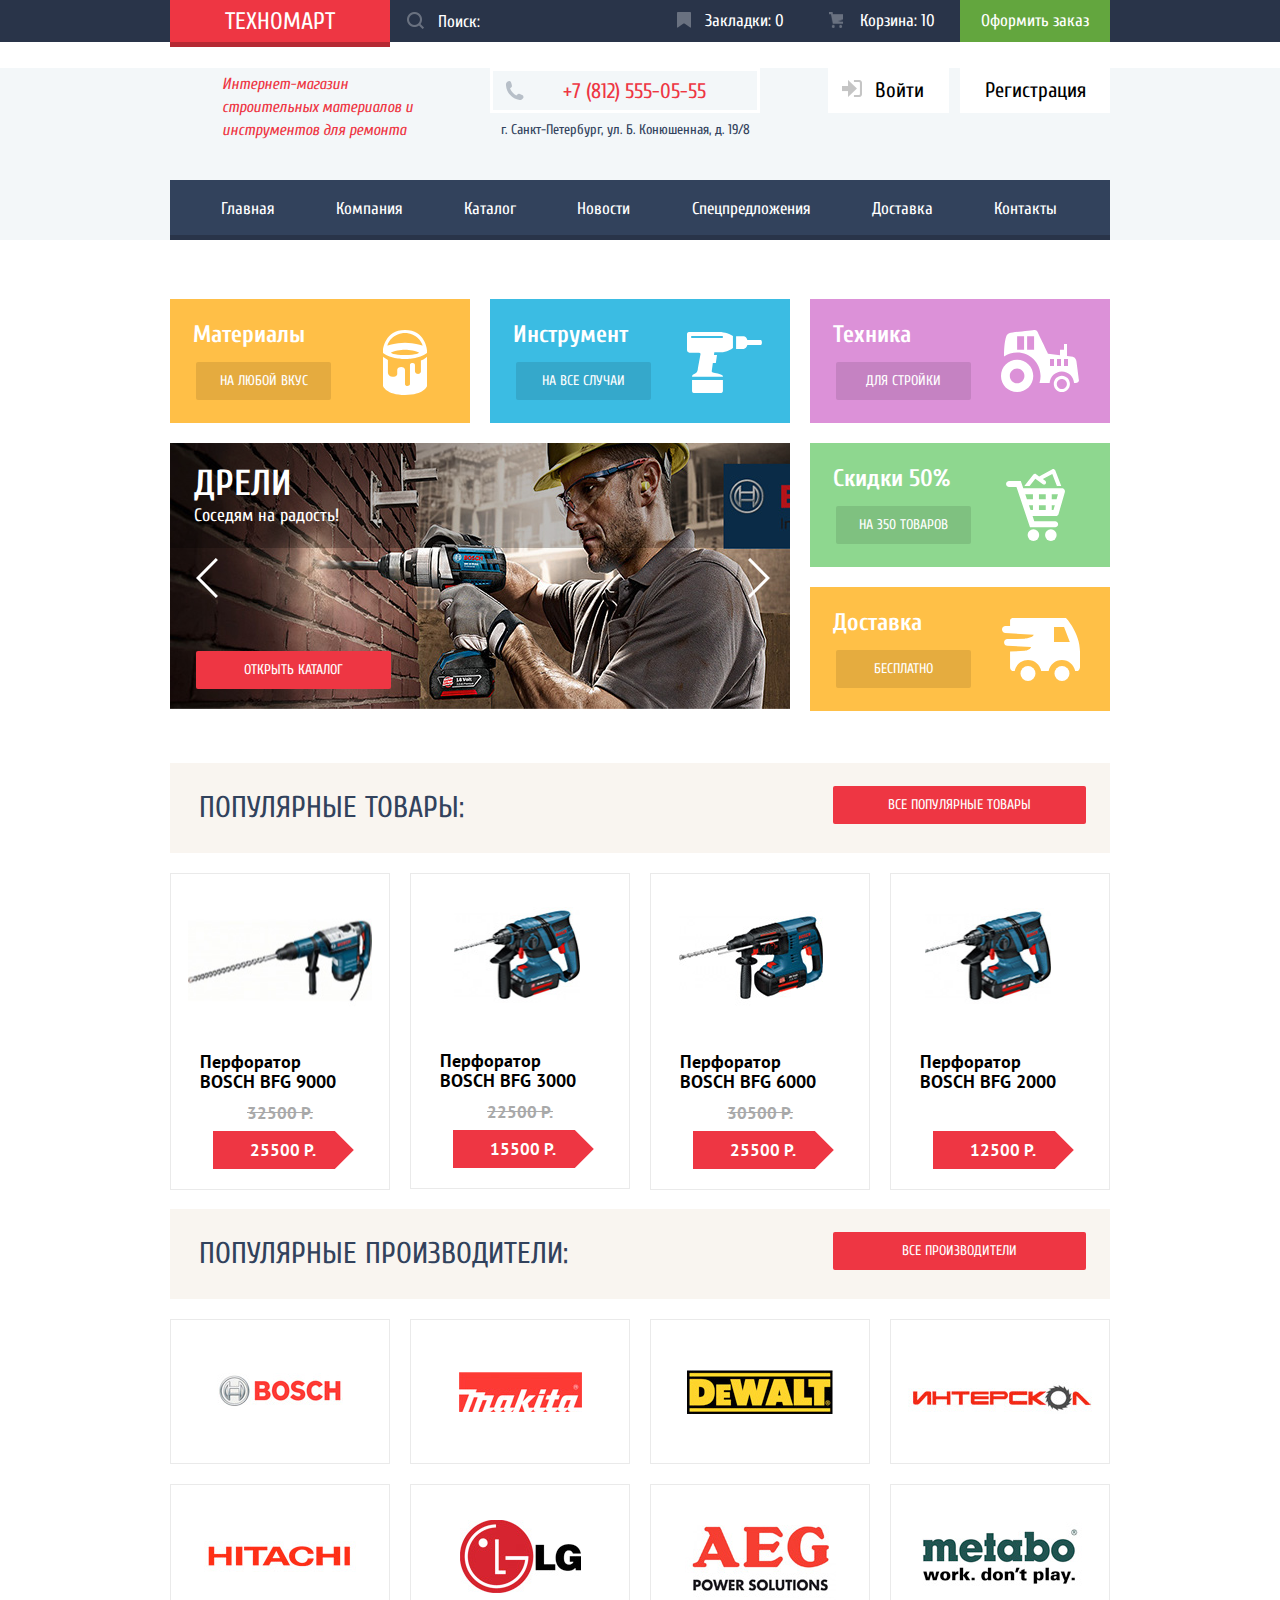
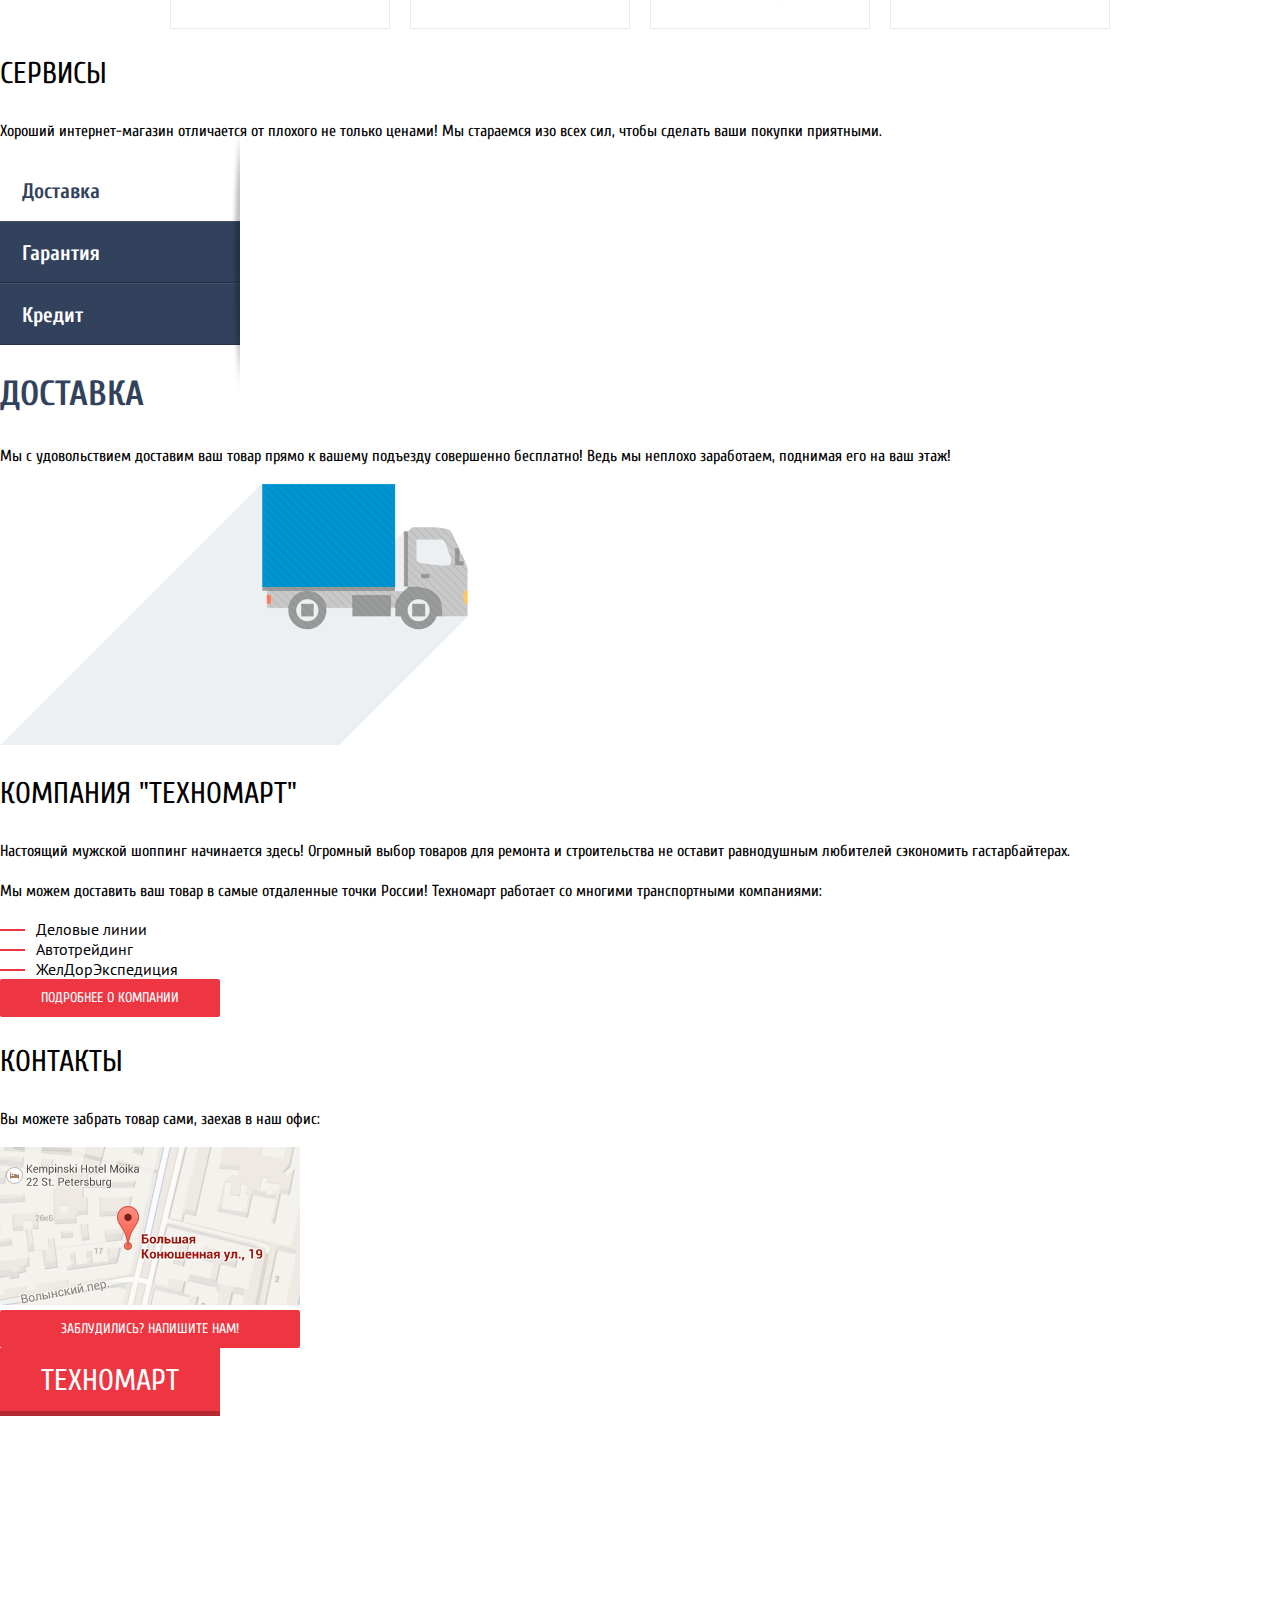
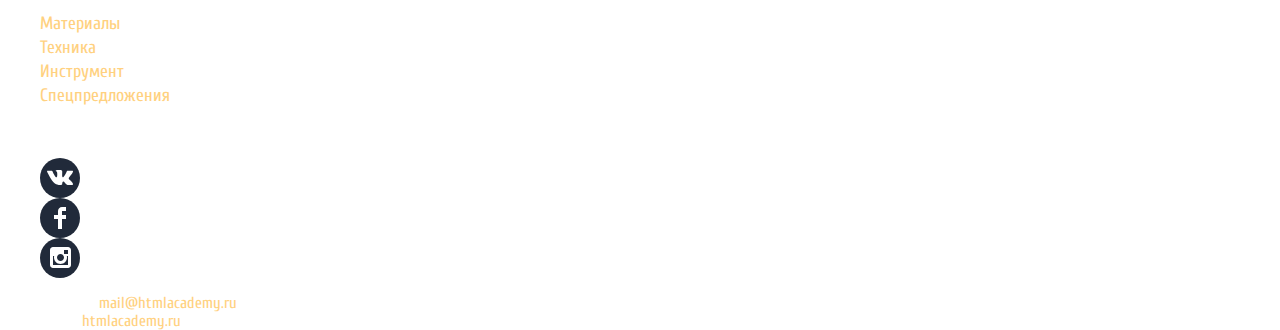
<file: index.html>
<!DOCTYPE html>
<html lang="ru">
<head>
    <meta charset="UTF-8">
    <meta name="viewport" content="width=device-width, initial-scale=1.0">
    <title>TECHNOMART</title>
    <link rel="stylesheet" href="css/normalize.css">
    <link rel="stylesheet" href="css/styles.css">
    <link rel="stylesheet" href="css/main-style.css">
    <link href="https://fonts.googleapis.com/css2?family=Cuprum:ital,wght@0,400;0,700;1,400;1,700&display=swap" rel="stylesheet">
    <link href="https://fonts.googleapis.com/css2?family=PT+Sans:ital,wght@0,400;0,700;1,400;1,700&display=swap" rel="stylesheet">
</head>
<body>
    <!-- HEAD HEAD HEAD -->
    <header class="mainHead">
        <nav class="main-navigation-first">
                <ul>
                    <li><a href="#" class="logoMain">ТЕХНОМАРТ</a></li>
                    <li><input type="search" name="search" id="" placeholder="Поиск:"></li>
                    <li><a href="#">Закладки: 0</a></li>
                    <li><a href="#">Корзина: 10</a></li>
                    <li><a href="#">Оформить заказ</a></li>
                    <!--ЗДЕСЬ ЧЕРЕЗ MAX-WIDTH, WIDTH:100%;, BORDER-BOX-->
                </ul>
        </nav>
        <nav class="main-navigation-second">
                <ul>
                    <li>
                        Интернет-магазин строительных материалов и
                        инструментов для ремонта
                    </li>
                    <li>
                        <div class="phone">+7 (812) 555-05-55</div>
                        <a href="#" class="addres">г. Санкт-Петербург, ул. Б. Конюшенная, д. 19/8</a>
                    </li>
                    <li class="indexPage">
                        <a href="#" class="userName aenter">Войти</a>
                        <a href="#" class="userName alogin">Регистрация</a>
                    </li>
                    <!--ЗДЕСЬ ЧЕРЕЗ MAX-WIDTH, WIDTH:100%;, BORDER-BOX-->
                </ul>
        </nav>
        <nav class="main-navigation-third">
            <ul>
                <li><a href="#">Главная</a></li>
                <li><a href="#">Компания</a></li>
                <li><a href="catalog.html">Каталог</a></li>
                <li><a href="#">Новости</a></li>
                <li><a href="#">Спецпредложения</a></li>
                <li><a href="#">Доставка</a></li>
                <li><a href="#">Контакты</a></li>
            </ul>
        </nav>
    </header>
    <!-- HEAD HEAD HEAD -->


    <main>
        <!-- MINI-CATALOG MINI-CATALOG -->
        <section class="mini-catalog">
            <ul> 
                <ul class="mini-catalog-ul-1">
                <li class="section-catalog">
                    <div class="section-1">
                        <span class="tech">Материалы</span>
                        <a href="#" class="else">На любой вкус</a>
                    </div>
                </li>
                <li class="section-catalog">
                    <div class="section-1">
                        <span class="tech">Инструмент</span>
                        <a href="#" class="else">На все случаи</a>
                    </div>
                </li>
                <li class="li-big">
                    <div class="section-1-big">
                        <span class="tech">ДРЕЛИ</span>
                        <span class="else">Соседям на радость!</span>
                    </div>
                    <div class="button-list">
                        <button><img src="img/icon-left.svg" width="22px" height="40px" alt="Left"></button>
                        <button><img src="img/icon-right.svg" width="22px" height="40px" alt="Right"></button>
                    </div>
                    <a href="#" class="open-catalog red-button">Открыть каталог</a>
                </li>
                </ul>

                <ul class="mini-catalog-ul-2">
                    <li class="section-catalog">
                        <div class="section-1">
                            <span class="tech">Техника</span>
                            <a href="#" class="else">Для стройки</a>
                        </div>
                    </li>
                    <li class="section-catalog">
                        <div class="section-1">
                            <span class="tech">Скидки 50%</span>
                            <a href="#" class="else">На 350 товаров</a>
                        </div>
                    </li>
                    <li class="section-catalog">
                        <div class="section-1">
                            <span class="tech">Доставка</span>
                            <a href="#" class="else">Бесплатно</a>
                        </div>
                    </li>
                </ul>
            </ul>
        </section>
        <!-- MINI-CATALOG MINI-CATALOG -->

        <!-- POPULAR-SECTION POPULAR-SECTION POPULAR-SECTION POPULAR-SECTION POPULAR-SECTION -->
        <section class="popular-products popular">
            <div class="popular-products-container popular-container">
                <h3>ПОПУЛЯРНЫЕ ТОВАРЫ:</h3>
                <a href="#" class="all-popular-products buttonB red-button">ВСЕ ПОПУЛЯРНЫЕ ТОВАРЫ</a>
            </div>
            <ul class="popular-products-ul">
                <li>
                    <a href="#">
                        <img src="img/bosch-bfg-9000.jpg" width="184px" height="163px" alt="Перфоратор BOSCH BFG 9000">
                        <p>Перфоратор BOSCH BFG 9000</p>
                        <span class="span-first">32500 Р.</span>
                        <span class="span-second">25500 Р.</span>
                    </a>
                </li>
                <li>
                    <a href="#">
                        <img src="img/bosch-bfg-3000.jpg" width="126px" height="112px" alt="Перфоратор BOSCH BFG 3000">
                        <p>Перфоратор BOSCH BFG 3000</p>
                        <span class="span-first">22500 Р.</span>
                        <span class="span-second">15500 Р.</span>
                    </a>
                </li>
                <li>
                    <a href="#">
                        <img src="img/bosch-bfg-6000.jpg" width="144px" height="128px" alt="Перфоратор BOSCH BFG 6000">
                        <p>Перфоратор BOSCH BFG 6000</p>
                        <span class="span-first">30500 Р.</span>
                        <span class="span-second">25500 Р.</span>
                    </a>
                </li>
                <li>
                    <a href="#">
                        <img src="img/bosch-bfg-2000.jpg" width="126px" height="112px" alt="Перфоратор BOSCH BFG 2000">
                        <p>Перфоратор BOSCH BFG 2000</p>
                        <span class="span-first">30500 Р.</span>
                        <span class="span-second">12500 Р.</span>
                    </a>
                </li>
            </ul>
        </section>

        <section class="popular-producers popular">
            <div class="popular-producers-container popular-container">
                <h3>ПОПУЛЯРНЫЕ ПРОИЗВОДИТЕЛИ:</h3>
                <a href="#" class="all-popular-producers buttonB red-button">ВСЕ ПРОИЗВОДИТЕЛИ</a>
            </div>
            <ul>
                <li>
                    <a href="#">
                    <img src="img/br-bosch.jpg" width="126px" height="37px" alt="BOSCH">
                    </a>
                </li>
                <li>
                    <a href="#">
                    <img src="img/br-makita.jpg" width="123px" height="40px" alt="Makita">
                    </a>
                </li>
                <li>
                    <a href="#">
                    <img src="img/br-dewalt.jpg" width="146px" height="44px" alt="DeWALT">
                    </a>
                </li>
                <li>
                    <a href="#">
                    <img src="img/br-interskol.jpg" width="200px" height="88px" alt="ИНТЕРСКОЛ">
                    </a>
                </li>
                <li>
                    <a href="#">
                    <img src="img/br-hitachi.jpg" width="169px" height="31px" alt="HITACHI">    
                    </a>
                </li>
                <li>
                    <a href="#">
                    <img src="img/br-lg.jpg" width="121px" height="73px" alt="LG">
                    </a>
                </li>
                <li>
                    <a href="#">
                    <img src="img/br-aeg.jpg" width="151px" height="96px" alt="AEG">
                    </a>
                </li>
                <li>
                    <a href="#">
                    <img src="img/br-metabo.jpg" width="204px" height="69px" alt="METABO">
                    </a>
                </li>
            </ul>
        </section>
        <!-- POPULAR-SECTION POPULAR-SECTION POPULAR-SECTION POPULAR-SECTION POPULAR-SECTION -->

        <!-- SERVICES SERVICES SERVICES SERVICES SERVICES SERVICES SERVICES SERVICES -->
        <div class="wrapperServices">
            <section class="services-services">
                <article class="services">
                    <h3 class="h3H">СЕРВИСЫ</h3>
                    <p class="pP">
                        Хороший интернет-магазин отличается от плохого не только ценами!
                        Мы стараемся изо всех сил, чтобы сделать ваши покупки приятными.
                    </p>
                </article>
                <article class="services-delivery">
                    <ul class="services-delivery-ul">
                        <li><a href="#" class="Here">Доставка</a></li>
                        <li><a href="#">Гарантия</a></li>
                        <li><a href="#">Кредит</a></li>
                    </ul>
                    <div class="delivery">
                        <h2>ДОСТАВКА</h2>
                        <p class="pP">
                            Мы с удовольствием доставим ваш товар прямо к вашему 
                            подъезду совершенно бесплатно! Ведь мы неплохо заработаем, поднимая его на ваш этаж!
                        </p>
                    </div>
                    <div class="imageWrapper">
                        <img src="img/delivery.png" width="468px" height="261px" alt="Доставка">
                    </div>
                </article>
            </section>
        </div>
        <!-- SERVICES SERVICES SERVICES SERVICES SERVICES SERVICES SERVICES SERVICES -->

        <!-- DETAILED DETAILED DETAILED DETAILED DETAILED DETAILED DETAILED-->
        <section class="detailed">
            <article class="company">
                <h3 class="h3H">КОМПАНИЯ "ТЕХНОМАРТ"</h3>
                <p class="pP">
                    Настоящий мужской шоппинг начинается здесь! Огромный выбор товаров
                    для ремонта и строительства не оставит равнодушным любителей сэкономить гастарбайтерах. 
                </p>
                <p class="pP">
                    Мы можем доставить ваш товар в самые отдаленные точки России!
                    Техномарт работает со многими транспортными компаниями:
                </p>
                <ul class="logistic-list">
                    <li>Деловые линии</li>
                    <li>Автотрейдинг</li>
                    <li>ЖелДорЭкспедиция</li>
                </ul>
                <a href="#" class="buttonB red-button">ПОДРОБНЕЕ О КОМПАНИИ</a>
            </article>

            <article class="articleContacts">
                <h3 class="h3H">КОНТАКТЫ</h3>
                <p class="pP">Вы можете забрать товар сами, заехав в наш офис:</p>
                <div class="image">
                    <img src="img/map-image.png" width="300px" height="158px" alt="Карта">
                </div>
                <a href="#" class="buttonB red-button">ЗАБЛУДИЛИСЬ? НАПИШИТЕ НАМ!</a>
            </article>
        </section>
        <!-- DETAILED DETAILED DETAILED DETAILED DETAILED DETAILED DETAILED-->
    </main>

    <!-- FOOTER FOOTER FOOTER FOOTER -->
    <footer>
        <div class="footerWrapper1">
            <nav class="navigation-footer1">
                <a href="#" class="footerLogo">ТЕХНОМАРТ</a>
                <ul class="navigation-footer1UL">
                    <li><a href="#">Компания</a></li>
                    <li><a href="#">Новости</a></li>
                    <li><a href="#">Каталог</a></li>
                    <li><a href="#">Доставка</a></li>
                    <li><a href="#">Контакты</a></li>
                </ul>
            </nav>

            <nav class="navigation-footer2">
                <div>
                    <p>г. Санкт-Петербург, ул. Б. Конюшенная, д. 19/8
                        +7 (812) 555-05-55</p>
                </div>
                <ul class="navigation-footer2UL">
                    <li><a href="#">Материалы</a></li>
                    <li><a href="#">Техника</a></li>
                    <li><a href="#">Инструмент</a></li>
                    <li><a href="#">Спецпредложения</a></li>
                </ul>
            </nav>
        </div>

        <div class="footerWrapper2">
            <nav class="navigation-footer3">
                <div class="company-data">
                    <p>2010-2017 Компания "Техномарт"
                    Все права защищены</p>
                </div>
                <ul class="network-container">
                    <li><a href="#"><img src="img/vk-icon.svg" width="26px" height="15px" alt="VK"></a></li>
                    <li><a href="#"><img src="img/fb-icon.svg" width="12px" height="22px"  alt="Facebook"></a></li>
                    <li><a href="#"><img src="img/insta-icon.svg" width="21px" height="21px"  alt="Instagram"></a></li>
                </ul>
                <div class="direct">
                    <div class="feedback">
                        <span>Обратная связь</span>
                        <a href="#">mail@htmlacademy.ru</a>
                    </div>
                    <div class="development">
                        <span>Разработано</span>
                        <a href="#">htmlacademy.ru</a>
                    </div>
                </div>
            </nav>
        </div>
    </footer>
    <!-- FOOTER FOOTER FOOTER FOOTER -->
</body>
</html>
</file>
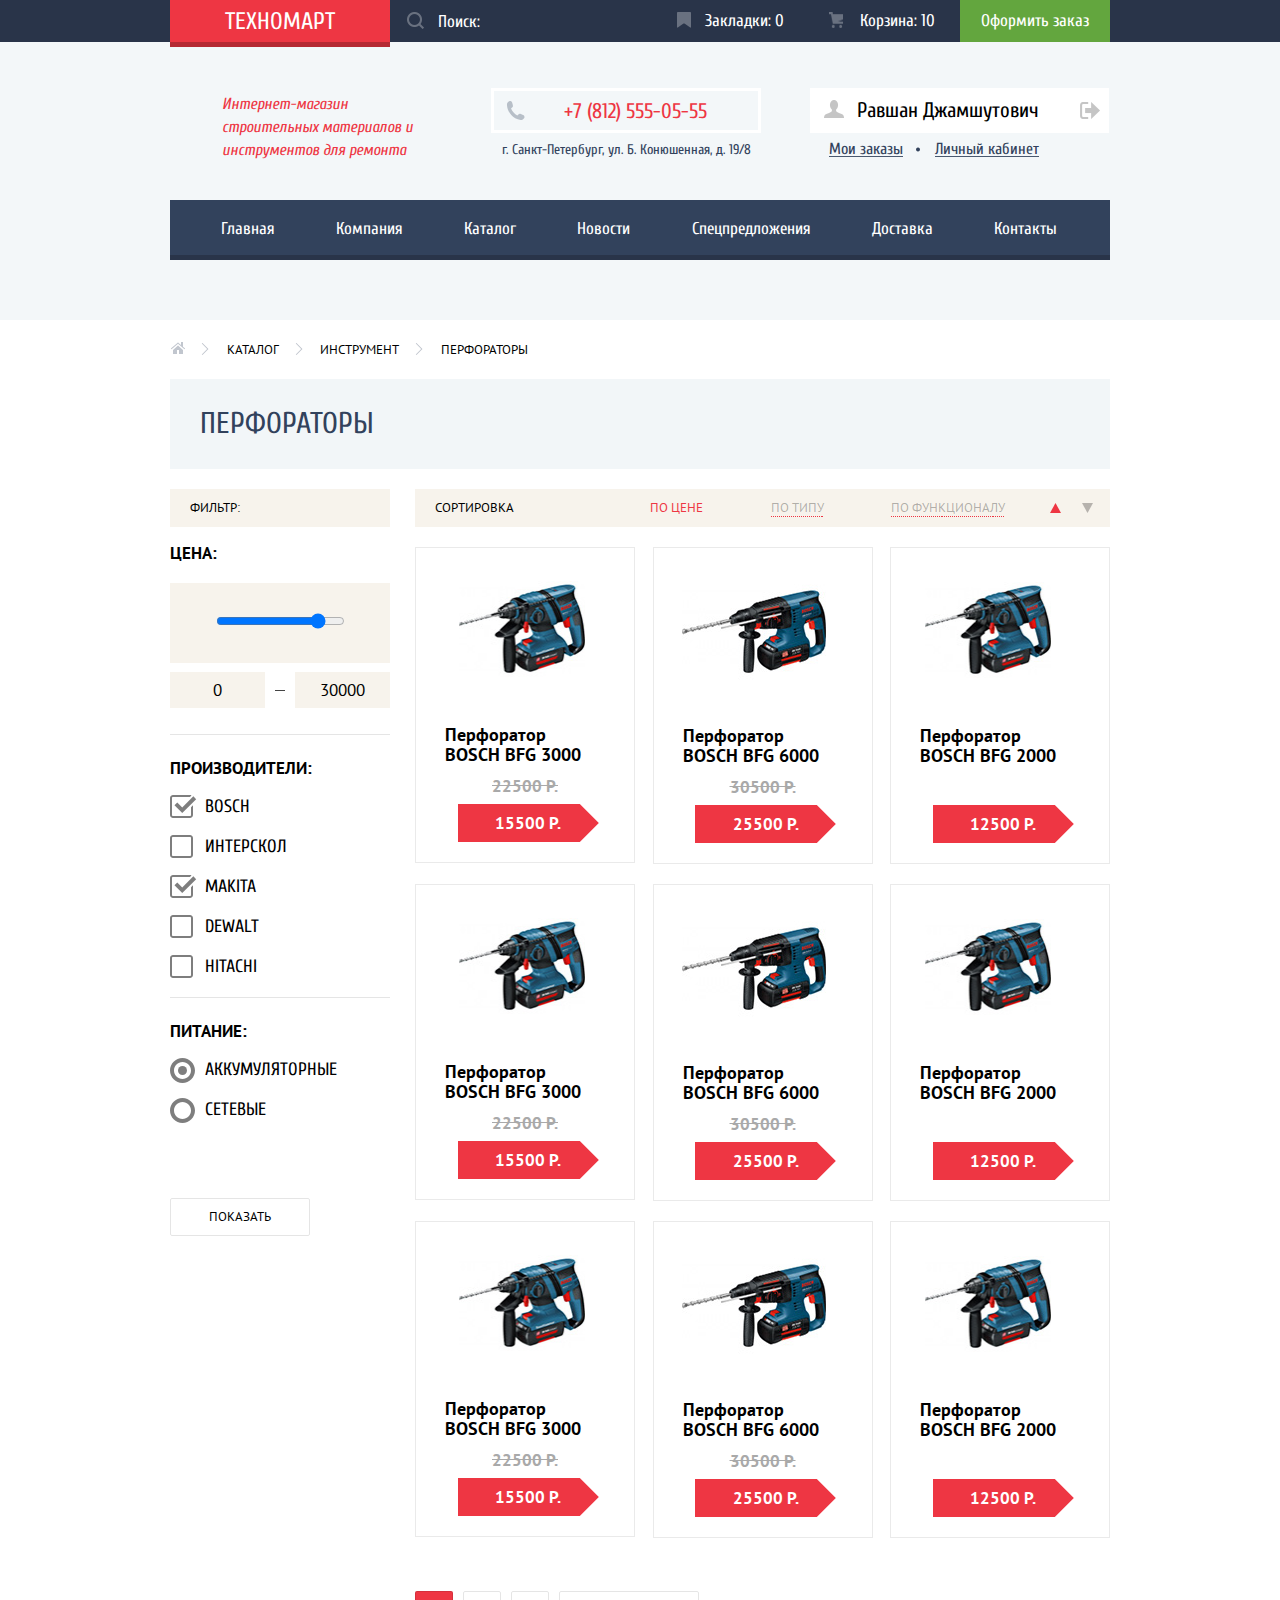
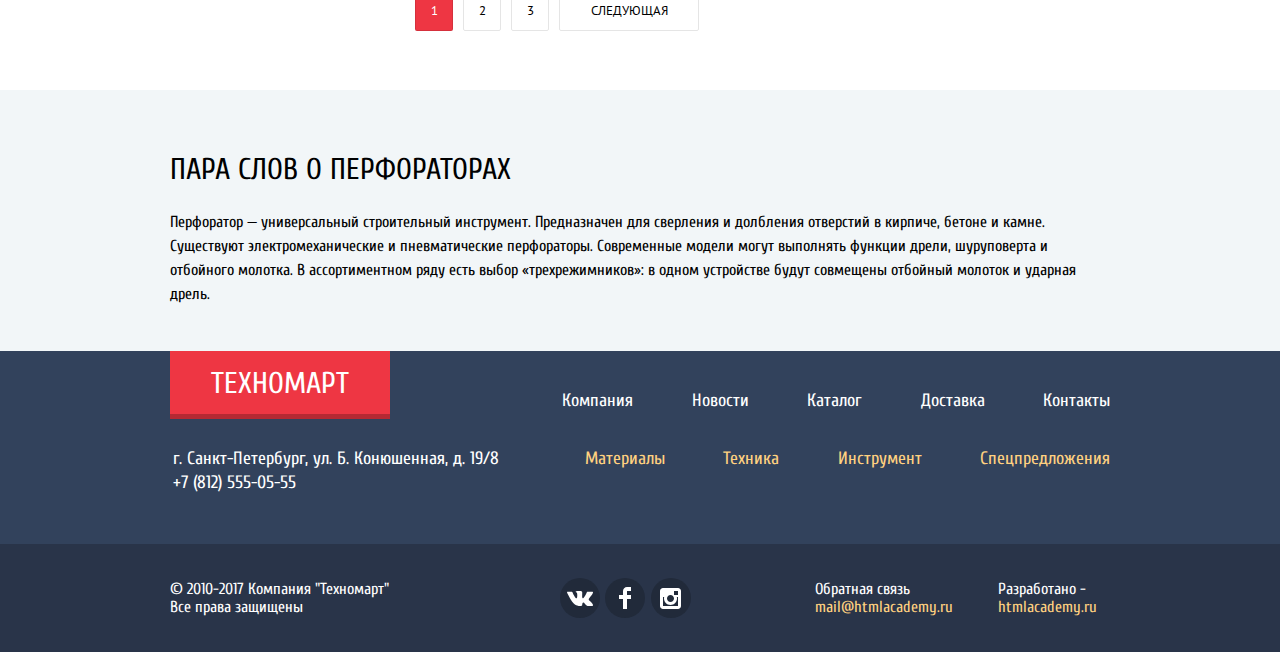
<file: catalog.html>
<!DOCTYPE html>
<html lang="ru">
<head>
    <meta charset="UTF-8">
    <meta name="viewport" content="width=device-width, initial-scale=1.0">
    <title>TECHNOMART</title>
    <link rel="stylesheet" href="css/normalize.css">
    <link rel="stylesheet" href="css/styles.css">
    <link rel="stylesheet" href="css/catalog.css">
    <link href="https://fonts.googleapis.com/css2?family=Cuprum:ital,wght@0,400;0,700;1,400;1,700&display=swap" rel="stylesheet">
    <link href="https://fonts.googleapis.com/css2?family=PT+Sans:ital,wght@0,400;0,700;1,400;1,700&display=swap" rel="stylesheet">
</head>
<body>
    <!-- HEAD HEAD HEAD -->
    <header class="mainHead">
        <nav class="main-navigation-first">
                <ul>
                    <li><a href="index.html" class="logoMain">ТЕХНОМАРТ</a></li>
                    <li><input type="search" name="search" id="" placeholder="Поиск:"></li>
                    <li><a href="#">Закладки: 0</a></li>
                    <li><a href="#">Корзина: 10</a></li>
                    <li><a href="#">Оформить заказ</a></li>
                    <!--ЗДЕСЬ ЧЕРЕЗ MAX-WIDTH, WIDTH:100%;, BORDER-BOX-->
                </ul>
        </nav>
        <nav class="main-navigation-second">
                <ul>
                    <li>
                        Интернет-магазин строительных материалов и
                        инструментов для ремонта
                    </li>
                    <li>
                        <div class="phone">+7 (812) 555-05-55</div>
                        <a href="#" class="addres">г. Санкт-Петербург, ул. Б. Конюшенная, д. 19/8</a>
                    </li>
                    <li class="catalogPage">
                        <a href="#" class="userName auser">Равшан Джамшутович</a>
                        <div class="my">
                            <a href="#">Мои заказы</a>
                            <a href="#">Личный кабинет</a>
                        </div>
                    </li>
                    <!--ЗДЕСЬ ЧЕРЕЗ MAX-WIDTH, WIDTH:100%;, BORDER-BOX-->
                </ul>
        </nav>
        <nav class="main-navigation-third">
            <ul>
                <li><a href="#">Главная</a></li>
                <li><a href="#">Компания</a></li>
                <li><a href="#">Каталог</a></li>
                <li><a href="#">Новости</a></li>
                <li><a href="#">Спецпредложения</a></li>
                <li><a href="#">Доставка</a></li>
                <li><a href="#">Контакты</a></li>
            </ul>
        </nav>
    </header>
    <!-- HEAD HEAD HEAD -->

    <main>
        <!-- BREADCRUMBS BREADCRUMBS BREADCRUMBS BREADCRUMBS -->
        <div class="breadcrumbsWrapper">
            <ul class="breadcrumbs">
                <li><a href="#"><img src="img/icon-home.svg" width="15px" height="12px" alt="Домой"></a></li>
                <li><a href="#">КАТАЛОГ</a></li>
                <li><a href="#">ИНСТРУМЕНТ</a></li>
                <li><a href="#">ПЕРФОРАТОРЫ</a></li>
            </ul>
        </div>
        <!-- BREADCRUMBS BREADCRUMBS BREADCRUMBS BREADCRUMBS -->


        <h2 class="mainh2">ПЕРФОРАТОРЫ</h2>

        <section class="mainSection">
            <article class="filterArticle">
                <div class="filterName divName">
                    <h4>ФИЛЬТР:</h4>
                </div>

                <form action="get">
                    <fieldset class="value">
                        <legend>ЦЕНА:</legend>
                        <div class="range-wrapper">
                            <input type="range" class="value-range" min="0" max="30000" value="25000">
                        </div>
                        <div class="range">
                            <input type="number" class="value-number1" min="0" max="30000" placeholder="0">
                            <input type="number" class="value-number2" min="0" max="30000" placeholder="30000">
                        </div>
                    </fieldset>
                    <fieldset class="manufacturers">
                        <legend>ПРОИЗВОДИТЕЛИ:</legend>
                        <div>
                            <p>
                                <input type="checkbox" id="checkbox-bosch" class="manufacturers-checkbox checkbox-bosch" checked>
                                <label for="checkbox-bosch">BOSCH</label>
                            </p>
                            <p>
                                <input type="checkbox" id="checkbox-interskol" class="manufacturers-checkbox checkbox-interskol">
                                <label for="checkbox-interskol">ИНТЕРСКОЛ</label>
                            </p>
                            <p>
                                <input type="checkbox" id="checkbox-makita" class="manufacturers-checkbox checkbox-makita" checked>
                                <label for="checkbox-makita">MAKITA</label>
                            </p>
                            <p>
                                <input type="checkbox" id="checkbox-dewalt" class="manufacturers-checkbox checkbox-dewalt">
                                <label for="checkbox-dewalt">DEWALT</label>
                            </p>
                            <p>
                                <input type="checkbox" id="checkbox-hitachi" class="manufacturers-checkbox checkbox-hitachi">
                                <label for="checkbox-hitachi">HITACHI</label>
                            </p>
                        </div>
                    </fieldset>
                    <fieldset class="supply">
                        <legend>ПИТАНИЕ:</legend>
                        <div>
                            <p>
                                <input type="radio" name="radio" id="radio-1" class="supply-radio" checked>  
                                <label for="radio-1">АККУМУЛЯТОРНЫЕ</label>
                            </p>
                            <p>
                                <input type="radio" name="radio" id="radio-2" class="supply-radio">
                                <label for="radio-2">СЕТЕВЫЕ</label>
                            </p>
                        </div>
                    </fieldset>
                    <button type="submit" class="show">ПОКАЗАТЬ</button>
                </form>
            </article>

            <article class="productsArticle">
                <div class="sortingName divName">
                    <h4>СОРТИРОВКА</h4>
                    <ul class="sortingUl1">
                        <li><a href="#" class="here">ПО ЦЕНЕ</a></li>
                        <li><a href="#">ПО ТИПУ</a></li>
                        <li><a href="#">ПО ФУНКЦИОНАЛУ</a></li> 
                    </ul>
                    <ul class="sortingUl2">
                        <li><a href="#">
                                <svg class="icon-up" cversion="1.1" id="Layer_1" xmlns="http://www.w3.org/2000/svg" xmlns:xlink="http://www.w3.org/1999/xlink" x="0px" y="0px"
                                    width="11px" height="10px" viewBox="0 0 11 10" enable-background="new 0 0 11 10" xml:space="preserve">
                                    <polygon fill="#231F20" points="5.5,0 0,10 11,10 "/>
                                </svg>
                            </a></li>
                        <li>
                            <a href="#">
                                <svg class="icon-down" version="1.1" id="Layer_1" xmlns="http://www.w3.org/2000/svg" xmlns:xlink="http://www.w3.org/1999/xlink" x="0px" y="0px"
	                                width="11px" height="10px" viewBox="0 0 11 10" enable-background="new 0 0 11 10" xml:space="preserve">
                                    <polygon fill="#231F20" points="5.5,10 0,0 11,0 "/>
                                </svg>
                            </a>
                        </li>
                    </ul>
                </div>

                <div class="productsSorting">
                    <ul class="popular-products-ul">
                        <li class="first-child-li">
                            <a href="#">
                                <img src="img/bosch-bfg-3000.jpg" width="126px" height="112px" alt="Перфоратор BOSCH BFG 3000">
                                <p>Перфоратор BOSCH BFG 3000</p>
                                <span class="span-first">22500 Р.</span>
                                <span class="span-second">15500 Р.</span>
                            </a>
                        </li>
                        <li class="second-child-li">
                            <a href="#">
                                <img src="img/bosch-bfg-6000.jpg" width="144px" height="128px" alt="Перфоратор BOSCH BFG 6000">
                                <p>Перфоратор BOSCH BFG 6000</p>
                                <span class="span-first">30500 Р.</span>
                                <span class="span-second">25500 Р.</span>
                            </a>
                        </li>
                        <li class="third-child-li">
                            <a href="#">
                                <img src="img/bosch-bfg-2000.jpg" width="126px" height="112px" alt="Перфоратор BOSCH BFG 2000">
                                <p>Перфоратор BOSCH BFG 2000</p>
                                <span class="span-first">30500 Р.</span>
                                <span class="span-second">12500 Р.</span>
                            </a>
                        </li>
                        <li class="first-child-li">
                            <a href="#">
                                <img src="img/bosch-bfg-3000.jpg" width="126px" height="112px" alt="Перфоратор BOSCH BFG 3000">
                                <p>Перфоратор BOSCH BFG 3000</p>
                                <span class="span-first">22500 Р.</span>
                                <span class="span-second">15500 Р.</span>
                            </a>
                        </li>
                        <li class="second-child-li">
                            <a href="#">
                                <img src="img/bosch-bfg-6000.jpg" width="144px" height="128px" alt="Перфоратор BOSCH BFG 6000">
                                <p>Перфоратор BOSCH BFG 6000</p>
                                <span class="span-first">30500 Р.</span>
                                <span class="span-second">25500 Р.</span>
                            </a>
                        </li>
                        <li class="third-child-li">
                            <a href="#">
                                <img src="img/bosch-bfg-2000.jpg" width="126px" height="112px" alt="Перфоратор BOSCH BFG 2000">
                                <p>Перфоратор BOSCH BFG 2000</p>
                                <span class="span-first">30500 Р.</span>
                                <span class="span-second">12500 Р.</span>
                            </a>
                        </li>
                        <li class="first-child-li">
                            <a href="#">
                                <img src="img/bosch-bfg-3000.jpg" width="126px" height="112px" alt="Перфоратор BOSCH BFG 3000">
                                <p>Перфоратор BOSCH BFG 3000</p>
                                <span class="span-first">22500 Р.</span>
                                <span class="span-second">15500 Р.</span>
                            </a>
                        </li>
                        <li class="second-child-li">
                            <a href="#">
                                <img src="img/bosch-bfg-6000.jpg" width="144px" height="128px" alt="Перфоратор BOSCH BFG 6000">
                                <p>Перфоратор BOSCH BFG 6000</p>
                                <span class="span-first">30500 Р.</span>
                                <span class="span-second">25500 Р.</span>
                            </a>
                        </li>
                        <li class="third-child-li">
                            <a href="#">
                                <img src="img/bosch-bfg-2000.jpg" width="126px" height="112px" alt="Перфоратор BOSCH BFG 2000">
                                <p>Перфоратор BOSCH BFG 2000</p>
                                <span class="span-first">30500 Р.</span>
                                <span class="span-second">12500 Р.</span>
                            </a>
                        </li>
                    </ul>
                    <div class="pagination">
                        <div>
                            <button type="submit">1</button>
                            <button type="submit">2</button>
                            <button type="submit">3</button>
                            <button type="submit">СЛЕДУЮЩАЯ</button>
                        </div>
                    </div>
                </div>
            </article>
        </section>

        <section class="about-perfor">
            <article>
                <h2>ПАРА СЛОВ О ПЕРФОРАТОРАХ</h2>
                <p>Перфоратор — универсальный строительный инструмент. Предназначен для сверления и долбления отверстий в кирпиче, бетоне и камне.
                    Существуют электромеханические и пневматические перфораторы. Современные модели могут выполнять функции дрели, шуруповерта и отбойного молотка. В ассортиментном ряду есть выбор «трехрежимников»: в одном устройстве будут совмещены отбойный молоток и ударная дрель.</p>
            </article>
        </section>
    </main>


    <!-- FOOTER FOOTER FOOTER FOOTER -->
    <footer>
        <div class="footerWrapper1">
            <div class="footerWrapper1-inside">
            <nav class="navigation-footer1">
                <a href="#" class="footerLogo">ТЕХНОМАРТ</a>
                <ul class="navigation-footer1UL">
                    <li><a href="#">Компания</a></li>
                    <li><a href="#">Новости</a></li>
                    <li><a href="#">Каталог</a></li>
                    <li><a href="#">Доставка</a></li>
                    <li><a href="#">Контакты</a></li>
                </ul>
            </nav>

            <nav class="navigation-footer2">
                <div>
                    <p>г. Санкт-Петербург, ул. Б. Конюшенная, д. 19/8
                        +7 (812) 555-05-55</p>
                </div>
                <ul class="navigation-footer2UL">
                    <li><a href="#">Материалы</a></li>
                    <li><a href="#">Техника</a></li>
                    <li><a href="#">Инструмент</a></li>
                    <li><a href="#">Спецпредложения</a></li>
                </ul>
            </nav>
            </div>
        </div>

        <div class="footerWrapper2">
            <nav class="navigation-footer3">
                <div class="company-data">
                    <p>© 2010-2017 Компания "Техномарт"
                    Все права защищены</p>
                </div>
                <ul class="network-container">
                    <li><a href="#"><img src="img/vk-icon.svg" width="26px" height="15px" alt="VK"></a></li>
                    <li><a href="#"><img src="img/fb-icon.svg" width="12px" height="22px"  alt="Facebook"></a></li>
                    <li><a href="#"><img src="img/insta-icon.svg" width="21px" height="21px"  alt="Instagram"></a></li>
                </ul>
                <div class="direct">
                    <div class="feedback">
                        <span>Обратная связь</span>
                        <a href="#">mail@htmlacademy.ru</a>
                    </div>
                    <div class="development">
                        <span>Разработано - </span>
                        <a href="#">htmlacademy.ru</a>
                    </div>
                </div>
            </nav>
        </div>
    </footer>
    <!-- FOOTER FOOTER FOOTER FOOTER -->
</body>
</html>
</file>
<file: css/styles.css>
*{
    box-sizing: border-box;
    outline: none;
}

li{
    list-style-type: none;
}

a{
    text-decoration: none;
}






/* fonts fonts fonts */


/* header header header hader */

header a,
.main-navigation-first input,
.main-navigation-first input::placeholder{
    color: #ffffff;
    font-style: normal;
    font-weight: 400;
}

header{
    font-weight: 400;
}

.main-navigation-first a,
.main-navigation-first input,
.main-navigation-first input::placeholder{
    font-family: 'Cuprum', sans-serif;
    font-size: 17px;
    line-height: 18px;
    letter-spacing: 0;
}

.main-navigation-first .logoMain{
    font-family: 'Cuprum', sans-serif;
    font-size: 24px;
    line-height: 24px;
    letter-spacing: 0;
}




.main-navigation-second li:first-child{
    font-family: 'Cuprum', sans-serif;
    font-style: italic;
    font-size: 16px;
    line-height: 23px;
    letter-spacing: 0;
    color: #ee3643;
}

.main-navigation-second a{
    font-family: 'Cuprum', sans-serif;
    font-size: 16px;
    line-height: 18px;
    letter-spacing: 0;
    color: #32425c;
}

.main-navigation-second .userName{
    font-family: 'Cuprum', sans-serif;
    font-size: 21px;
    line-height: 21px;
    letter-spacing: 0;
    color: #ffffff;
}

.main-navigation-second .phone{
    font-family: 'Cuprum', sans-serif;
    font-size: 21px;
    line-height: 21px;
    letter-spacing: 0;
    color: #ee3643;
}

.main-navigation-second .addres{
    font-family: 'Cuprum', sans-serif;
    font-size: 14px;
    line-height: 24px;
    letter-spacing: 0;
    color: #32425c;
}



.main-navigation-third a{
    font-family: 'Cuprum', sans-serif;
    font-size: 17px;
    line-height: 17px;
    letter-spacing: 0;
}

/* header header header hader */


/* main main main main main */

/* MINI-CATALOG MINI-CATALOG */

.section-catalog span{
    font-family: 'Cuprum', sans-serif;
    font-weight: bold;
    font-size: 24px;
    line-height: 30px;
    letter-spacing: 0;
    color: #ffffff;
}

.section-catalog a{
    font-family: 'Cuprum', sans-serif;
    font-weight: 400;
    font-size: 14px;
    line-height: 18px;
    letter-spacing: 0;
    color: #ffffff;
    text-transform: uppercase;

    /* EXEPTION  */
    display: block;
    max-width: 135px;
    width: 100%;
    padding-top: 10px;
    padding-bottom: 10px;
    text-align: center;

    background-color: rgba(0, 0, 0, 0.1);
    border-radius: 2px;
}


.li-big .tech{
    font-family: 'Cuprum', sans-serif;
    font-weight: bold;
    font-size: 36px;
    line-height: 36px;
    letter-spacing: 0;
    color: #ffffff;
}

.li-big .else{
    font-family: 'Cuprum', sans-serif;
    font-weight: 400;
    font-size: 18px;
    line-height: 24px;
    letter-spacing: 0;
    color: #ffffff;
}

.li-big a{
    font-family: 'Cuprum', sans-serif;
    font-weight: 400;
    font-size: 14px;
    line-height: 18px;
    letter-spacing: 0;
    color: #ffffff;
    text-transform: uppercase;

    /* EXEPTION  */
    display: block;
    max-width: 195px;
    width: 100%;
    padding-top: 10px;
    padding-bottom: 10px;
    text-align: center;

    background-color: #ee3643;
    border-radius: 2px;
}

/* MINI-CATALOG MINI-CATALOG */




/* POPULAR-SECTION POPULAR-SECTION POPULAR-SECTION POPULAR-SECTION POPULAR-SECTION */

.popular-container h3{
    font-family: 'Cuprum', sans-serif;
    font-weight: 400;
    font-size: 30px;
    line-height: 30px;
    letter-spacing: 0;
    color: #32425c;
}

.popular-container a{
    font-family: 'Cuprum', sans-serif;
    font-weight: 400;
    font-size: 14px;
    line-height: 18px;
    letter-spacing: 0;
    color: #ffffff;
    text-transform: uppercase;

    /* EXEPTION  */
    display: block;
    max-width: 253px;
    width: 100%;
    padding-top: 10px;
    padding-bottom: 10px;
    text-align: center;

    background-color: #ee3643;
    border-radius: 2px;
}

.popular-products-ul p{
    font-family: 'PT Sans', sans-serif;
    font-weight: bold;
    font-size: 18px;
    line-height: 20px;
    letter-spacing: 0;
    color: #000000;
}

.popular-products-ul .span-first{
    font-family: 'PT Sans', sans-serif;
    font-weight: bold;
    font-size: 17px;
    line-height: 18px;
    letter-spacing: 0;
    color: #a9a9a9;

    text-decoration: line-through;
}

.popular-products-ul .span-second{
    font-family: 'PT Sans', sans-serif;
    font-weight: bold;
    font-size: 17px;
    line-height: 18px;
    letter-spacing: 0;
    color: #ffffff;
}

/* POPULAR-SECTION POPULAR-SECTION POPULAR-SECTION POPULAR-SECTION POPULAR-SECTION */


/* SERVICES SERVICES SERVICES SERVICES SERVICES SERVICES SERVICES SERVICES */

.h3H{
    font-family: 'Cuprum', sans-serif;
    font-weight: 400;
    font-size: 30px;
    line-height: 30px;
    letter-spacing: 0;
    color: #000000;
}

.pP{
    font-family: 'Cuprum', sans-serif;
    font-weight: 400;
    font-size: 16px;
    line-height: 24px;
    letter-spacing: 0;
    color: #000000;
}

.services-delivery a{
    font-family: 'Cuprum', sans-serif;
    font-weight: bold;
    font-size: 21px;
    line-height: 30px;
    letter-spacing: 0;
    color: #ffffff;
}

.services-delivery a.Here{
    font-family: 'Cuprum', sans-serif;
    font-weight: bold;
    font-size: 21px;
    line-height: 30px;
    letter-spacing: 0;
    color: #32425c;
}

.delivery h2{
    font-family: 'Cuprum', sans-serif;
    font-weight: bold;
    font-size: 35px;
    line-height: 41px;
    letter-spacing: 0;
    color: #32425c;
}

.logistic-list li{
    font-family: 'PT Sans', sans-serif;
    font-weight: 400;
    font-size: 16px;
    line-height: 20px;
    letter-spacing: 0;
    color: #000000;
} 

.logistic-list + a{
    font-family: 'Cuprum', sans-serif;
    font-weight: 400;
    font-size: 14px;
    line-height: 18px;
    letter-spacing: 0;
    color: #ffffff;
    text-transform: uppercase;

    /* EXEPTION  */
    display: block;
    max-width: 220px;
    width: 100%;
    padding-top: 10px;
    padding-bottom: 10px;
    text-align: center;

    background-color: #ee3643;
    border-radius: 2px;
}

div.image + a{
    font-family: 'Cuprum', sans-serif;
    font-weight: 400;
    font-size: 14px;
    line-height: 18px;
    letter-spacing: 0;
    color: #ffffff;
    text-transform: uppercase;

    /* EXEPTION  */
    display: block;
    max-width: 300px;
    width: 100%;
    padding-top: 10px;
    padding-bottom: 10px;
    text-align: center;

    background-color: #ee3643;
    border-radius: 2px;
}

/* SERVICES SERVICES SERVICES SERVICES SERVICES SERVICES SERVICES SERVICES */

/* main main main main main */

/* FOOTER FOOTER FOOTER FOOTER */

.navigation-footer1 .footerLogo{
    font-family: 'Cuprum', sans-serif;
    font-weight: 400;
    font-size: 30px;
    line-height: 30px;
    letter-spacing: 0;
    color: #ffffff;
}

.navigation-footer1 a{
    font-family: 'Cuprum', sans-serif;
    font-weight: 400;
    font-size: 18px;
    line-height: 24px;
    letter-spacing: 0;
    color: #ffffff;
}

.navigation-footer2 div{
    font-family: 'Cuprum', sans-serif;
    font-weight: 400;
    font-size: 18px;
    line-height: 24px;
    letter-spacing: 0;
    color: #ffffff;
}

.navigation-footer2 a{
    font-family: 'Cuprum', sans-serif;
    font-weight: 400;
    font-size: 18px;
    line-height: 24px;
    letter-spacing: 0;
    color: #ffd180;
}

.company-data{
    font-family: 'Cuprum', sans-serif;
    font-weight: 400;
    font-size: 16px;
    line-height: 18px;
    letter-spacing: 0;
    color: #ffffff;
}

.direct{
    font-family: 'Cuprum', sans-serif;
    font-weight: 400;
    font-size: 16px;
    line-height: 18px;
    letter-spacing: 0;
    color: #ffffff;
}

.direct a{
    color: #ffd180;
}

/* FOOTER FOOTER FOOTER FOOTER */
  



/* catalog catalog catalog catalog catalog catalog */

.breadcrumbs a{
    font-family: 'PT Sans', sans-serif;
    font-weight: 400;
    font-size: 13px;
    line-height: 18px;
    letter-spacing: 0;
    color: #000000;
}

.mainh2{
    font-family: 'Cuprum', sans-serif;
    font-weight: 400;
    font-size: 30px;
    line-height: 30px;
    letter-spacing: 0;
    color: #32425c;
}

/* filterArticle filterArticle filterArticle filterArticle */

.divName h4{
    font-family: 'PT Sans', sans-serif;
    font-weight: 400;
    font-size: 13px;
    line-height: 18px;
    letter-spacing: 0;
    color: #000000;
}

form legend{
    font-family: 'PT Sans', sans-serif;
    font-weight: 700;
    font-size: 17px;
    line-height: 30px;
    letter-spacing: 0;
    color: #000000;
}

.range input::placeholder{
    font-family: 'PT Sans', sans-serif;
    font-weight: 400;
    font-size: 17px;
    line-height: 18px;
    letter-spacing: 0;
    color: #000000;
}

.range input{
    font-family: 'PT Sans', sans-serif;
    font-weight: 400;
    font-size: 17px;
    line-height: 18px;
    letter-spacing: 0;
    color: #000000;
}

form label{
    font-family: 'Cuprum', sans-serif;
    font-weight: 400;
    font-size: 18px;
    line-height: 24px;
    letter-spacing: 0;
    color: #000000;
}

.filterArticle button{
    font-family: 'PT Sans', sans-serif;
    font-weight: 400;
    font-size: 13px;
    line-height: 18px;
    letter-spacing: 0;
    color: #000000;
    text-transform: uppercase;

    /* EXEPTION  */
    
}

/* filterArticle filterArticle filterArticle filterArticle */

/* sortingName sortingName sortingName sortingName sortingName */

.sortingUl1 a{
    font-family: 'PT Sans', sans-serif;
    font-weight: 400;
    font-size: 13px;
    line-height: 18px;
    letter-spacing: 0;
    color: rgba(0, 0, 0, 0.3);
}

.sortingUl1 a.here{
    font-family: 'PT Sans', sans-serif;
    font-weight: 400;
    font-size: 13px;
    line-height: 18px;
    letter-spacing: 0;
    color: #ee3643;
    opacity: 100%;
}

.icon-up polygon{
    fill: #ee3643;
}

.icon-down{
    opacity: 30%;
}

/* sortingName sortingName sortingName sortingName sortingName */

.pagination button{
    font-family: 'PT Sans', sans-serif;
    font-weight: 400;
    font-size: 13px;
    line-height: 18px;
    letter-spacing: 0;
    color: #000000;
}

.pagination button:first-of-type{
    font-family: 'PT Sans', sans-serif;
    font-weight: 400;
    font-size: 13px;
    line-height: 18px;
    letter-spacing: 0;
    color: #ffffff;
}

.about-perfor h2{
    font-family: 'Cuprum', sans-serif;
    font-weight: 400;
    font-size: 30px;
    line-height: 30px;
    letter-spacing: 0;
    color: #000000
}

.about-perfor p{
    font-family: 'Cuprum', sans-serif;
    font-weight: 400;
    font-size: 16px;
    line-height: 24px;
    letter-spacing: 0;
    color: #000000;
}


/* catalog catalog catalog catalog catalog catalog */

/* fonts fonts fonts */




/* BUTTONS BUTTONS BUTTTONS BUTTTONS BUTTONS BUTTONS */



/* buttons buttons buttons buttons buttons buttons */


/* HEADER HEADER HEADER HEADER HEADER HEADER */

/* EXCEPTION EXCEPTION EXCEPTION EXCEPTION EXCEPTION EXCEPTION EXCEPTION */
.main-navigation-first li,
.main-navigation-first a,
.main-navigation-first input{
    padding: 0;
    margin: 0;
}


.main-navigation-first a,
.main-navigation-first input{
    height: 100%;
}

.main-navigation-first{
    width: 100%;
    background-color: #293449;
    position: fixed;
    right: 0;
    left: 0;
    top: 0;
    z-index: 100;
}

.main-navigation-first ul{
    display: flex;
    max-width: 940px;
    width: 100%;
    padding: 0;
    margin: 0;
    margin: 0 auto;
    justify-content: space-between;
}

.main-navigation-first li{
    flex: 1 1 auto;
}

/* EXCEPTION EXCEPTION EXCEPTION EXCEPTION EXCEPTION EXCEPTION EXCEPTION */

/* main-navigation-first main-navigation-first main-navigation-first main-navigation-first */

.main-navigation-first li:first-child{
    max-width: 220px;
    width: 100%;
}

.main-navigation-first .logoMain{
    display: block;
    background-color: #ee3643;
    padding: 10px 55px;
    padding-bottom: 7px;
    max-width: 220px;
    width: 100%;
    position: relative;
}

.main-navigation-first .logoMain::after{
    content: "";
    position: absolute;
    width: 100%;
    height: 5px;
    background-color: #b52933;

    bottom: -5px;
    left: 0;
}

.main-navigation-first ul  li:nth-child(2){
    max-width: 270px;
    
    width: 100%; 
}

.main-navigation-first ul  li:nth-child(2) input{
    padding: 0;
    margin: 0;
    display: block;
    max-width: 270px;
    width: 100%; 
    padding-top: 12px;
    padding-left: 48px;
    padding-bottom: 11px;
    background-color: transparent;
}

.main-navigation-first li:nth-child(3){   
    max-width: 150px;
    width: 100%;
}

.main-navigation-first li:nth-child(3) a{
    display: block;   
    max-width: 150px;
    width: 100%;
    padding-top: 12px;
    padding-left: 45px;
    padding-bottom: 11px;
    padding-right: 10px;
}

.main-navigation-first li:nth-child(4){   
    max-width: 150px;
    min-width: 125px;
    width: 100%;
}

.main-navigation-first li:nth-child(4) a{
    display: block;   
    max-width: 150px;
    width: 100%;
    padding-top: 12px;
    padding-left: 50px;
    padding-bottom: 11px;
}

.main-navigation-first li:nth-child(5){   
    max-width: 150px;
    width: 100%;
}

.main-navigation-first li:nth-child(5) a{
    display: block;   
    max-width: 150px;
    width: 100%;
    padding-top: 12px;
    padding-left: 21px;
    padding-bottom: 11px;
    background-color: #63a63e;
}







.main-navigation-first ul input{
    border: none;
}

.main-navigation-first ul a:hover,
.main-navigation-first ul li input:hover{
    background-color: #212a3a;
}

.main-navigation-first li:nth-child(5) a:hover{
    background-color: #5fbb2d;
}

.main-navigation-first .logoMain:hover{
    background-color: #ca2c37;
}

.main-navigation-first .logoMain:hover::after{
    background-color: #9a212a;
}

.main-navigation-first ul a:active,
.main-navigation-first ul a:focus{
    background-color: #161d29;
    color: rgba(255, 255, 255, 0.6);
}

.main-navigation-first ul li input:active,
.main-navigation-first ul li input:focus{
    background-color: #ffffff;
    color: #000000;
}

.main-navigation-first ul li input:active::placeholder,
.main-navigation-first ul li input:focus::placeholder{
    color: #000000;
}

.main-navigation-first li:nth-child(5) a:active,
.main-navigation-first li:nth-child(5) a:focus{
    background-color: #518534;
}

.main-navigation-first .logoMain:active,
.main-navigation-first .logoMain:focus{
    background-color: #ba2732;
}

.main-navigation-first .logoMain:active::after,
.main-navigation-first .logoMain:focus::after{
    background-color: #8e1e26;
}




.main-navigation-first a,
.main-navigation-first input{
    position: relative;
}


.main-navigation-first ul li:nth-child(2) input{
    background-image: url(../img/icon-search-1.png);
    background-size: 17px;
    background-repeat: no-repeat;
    background-position: 17px 12px;
}

.main-navigation-first ul li:nth-child(3) a{
    background-image: url(../img/icon-bookmark-1.png);
    background-size: 14px 16px;
    background-repeat: no-repeat;
    background-position: 17px 12px;
}

.main-navigation-first ul li:nth-child(4) a{
    background-image: url(../img/cart-icon-1.png);
    background-size: 14px 16px;
    background-repeat: no-repeat;
    background-position: 19px 12px;
}

.main-navigation-first ul li:nth-child(2) input:hover{
    background-image: url(../img/icon-search-2.png);
    background-size: 17px;
    background-repeat: no-repeat;
    background-position: 17px 12px;
}

.main-navigation-first ul li:nth-child(3) a:hover{
    background-image: url(../img/icon-bookmark-2.png);
    background-size: 14px 16px;
    background-repeat: no-repeat;
    background-position: 17px 12px;
}

.main-navigation-first ul li:nth-child(4) a:hover{
    background-image: url(../img/cart-icon-2.png);
    background-size: 14px 16px;
    background-repeat: no-repeat;
    background-position: 19px 12px;
}

.main-navigation-first ul li:nth-child(2) input:focus,
.main-navigation-first ul li:nth-child(2) input:active{
    background-image: url(../img/icon-search-3.png);
    background-size: 17px;
    background-repeat: no-repeat;
    background-position: 17px 12px;
}

.main-navigation-first ul li:nth-child(3) a:focus,
.main-navigation-first ul li:nth-child(3) a:active{
    background-image: url(../img/icon-bookmark-3.png);
    background-size: 14px 16px;
    background-repeat: no-repeat;
    background-position: 17px 12px;
}

.main-navigation-first ul li:nth-child(4) a:focus,
.main-navigation-first ul li:nth-child(4) a:active{
    background-image: url(../img/cart-icon-3.png);
    background-size: 14px 16px;
    background-repeat: no-repeat;
    background-position: 19px 12px;
}

/* main-navigation-first main-navigation-first main-navigation-first main-navigation-first */

/* main-navigation-second main-navigation-second main-navigation-second main-navigation-second */


.main-navigation-second .phone{
    max-width: 270px;
    width: 100%;
    border: 3px solid #ffffff;
    position: relative;
    padding: 10px 0px 8px 70px;
}

.main-navigation-second .phone::before{
    content: "";
    position: absolute;
    background-image: url(../img/icon-phone.svg);
    background-size: 19px;
    width: 19px;
    height: 19px;
    left: 12px;
}

.main-navigation-second .indexPage{
    max-width: 281px;
    width: 100%;
    display: flex;
    justify-content: space-between;
}

.main-navigation-second .aenter{
    max-width: 121px;
    width: 100%;
    color: #000000;
    background-color: #fff;
    padding-top: 12px;
    padding-bottom: 12px;
    padding-left: 47px;

    position: relative;
}

.main-navigation-second .alogin{
    max-width: 150px;
    width: 100%;
    color: #000000;
    background-color: #fff;
    padding-top: 12px;
    padding-bottom: 12px;
    text-align: center;

    position: relative;
}

.indexPage a:hover{
    color: #ee3643;
}

.indexPage a:active,
.indexPage a:focus{
    color: rgba(0, 0, 0, 0.3);
}

.main-navigation-second .aenter::before{
    content: "";
    position: absolute;

    background-image: url(../img/icon-login-1.png);
    background-size: 20px 17px;
    width: 20px;
    height: 17px;
    left: 14px;
}

.main-navigation-second .aenter:hover::before{
    content: "";
    position: absolute;

    background-image: url(../img/icon-login-2.png);
    background-size: 20px 17px;
    width: 20px;
    height: 17px;
    left: 14px;
}

.main-navigation-second .aenter:active::before{
    content: "";
    position: absolute;

    background-image: url(../img/icon-login-1.png);
    background-size: 20px 17px;
    width: 20px;
    height: 17px;
    left: 14px;
}


.main-navigation-second .catalogPage{
    max-width: 299px;
    width: 100%;
    display: flex;
    justify-content: space-between;
    flex-wrap: wrap;
}

.main-navigation-second .auser{
    max-width: 299px;
    width: 100%;
    color: #000000;
    background-color: #fff;
    padding-top: 12px;
    padding-bottom: 12px;
    padding-left: 47px;

    position: relative;
}

.main-navigation-second .auser::before{
    content: "";
    position: absolute;

    background-image: url(../img/icon-user-1.png);
    background-size: 20px 18px;
    width: 20px;
    height: 18px;
    left: 14px;
}

.main-navigation-second .auser:hover::before{
    content: "";
    position: absolute;

    background-image: url(../img/icon-user-2.png);
    background-size: 20px 18px;
    width: 20px;
    height: 18px;
    left: 14px;
}

.main-navigation-second .auser:active::before{
    content: "";
    position: absolute;

    background-image: url(../img/icon-user-1.png);
    background-size: 20px 18px;
    width: 20px;
    height: 18px;
    left: 14px;
}

.main-navigation-second .auser::after{
    content: "";
    position: absolute;

    background-image: url(../img/icon-logout-1.png);
    background-size: 20px 17px;
    width: 20px;
    height: 17px;
    right: 9px;
    top: 14px;
}

.main-navigation-second .auser:hover::after{
    content: "";
    position: absolute;

    background-image: url(../img/icon-logout-2.png);
    background-size: 20px 17px;
    width: 20px;
    height: 17px;
    right: 9px;
    top: 14px;
}

.main-navigation-second .auser:active::after{
    content: "";
    position: absolute;

    background-image: url(../img/icon-logout-1.png);
    background-size: 20px 17px;
    width: 20px;
    height: 17px;
    right: 9px;
    top: 14px;
}


.main-navigation-second .auser:active,
.main-navigation-second .auser:focus{
    color: rgba(0, 0, 0, 0.3);
}

.main-navigation-second .addres:hover{
    color: #ee3643;
}

.main-navigation-second .addres:active,
.main-navigation-second .addres:focus{
    opacity: 30%;
}

.main-navigation-second .my{
    width: 100%;
    display: flex;
    justify-content: start;
    margin-top: 7px;
    margin-left: 19px;
}

.main-navigation-second .my a{
    position: relative;
}

.main-navigation-second .my a::before{
    content: "";
    position: absolute;
    background-color: #49586f;
    background-size: auto 1px;
    width: 100%;
    height: 1px;
    bottom: 1px;
}

.main-navigation-second .my a:first-child{
    margin-right: 32px;
    position: relative;
}

.main-navigation-second .my a:first-child::after{
    content: "";
    position: absolute;
    background-image: url(../img/dot.png);
    background-size: 4px 5px;
    width: 4px;
    height: 5px;
    top: 7px;
    right: -17px;
}

.main-navigation-second .my a:hover{
    color: #ee3643;
}

.main-navigation-second .my a:hover::before{
    background-color: #ee3643;
}

.main-navigation-second .my a:focus,
.main-navigation-second .my a:active{
    color: rgba(0, 0, 0, 0.3);
}

.main-navigation-second .my a:focus::before,
.main-navigation-second .my a:active::before{
    background-color: rgba(0, 0, 0, 0.3);
}

/* main-navigation-second main-navigation-second main-navigation-second main-navigation-second */

/* main-navigation-third main-navigation-third main-navigation-third main-navigation-third */

/* EXCEPTION EXCEPTION EXCEPTION EXCEPTION EXCEPTION EXCEPTION EXCEPTION */

.main-navigation-third ul{
    display: flex;
    max-width: 940px;
    width: 100%;
    justify-content: space-between;
    padding: 0;
    margin: 0;
}

.main-navigation-third li{
    padding: 0;
    margin: 0;
    flex: 1 1 auto;
    display: flex;
    justify-content: center;
    text-align: center;
}

.main-navigation-third a{
    padding: 0;
    margin: 0;
    display: block;
    text-align: center;
    width: 100%;
    background-color: #32425c;
    border-bottom: 5px solid #293449;
    padding-top: 20px;
    padding-bottom: 18px;
}

.main-navigation-third li:first-child a{
    padding-left: 20px;
}

.main-navigation-third li:last-child a{
    padding-right: 22px;
}
/* EXCEPTION EXCEPTION EXCEPTION EXCEPTION EXCEPTION EXCEPTION EXCEPTION */

.main-navigation-third a:hover{
    background-color: #293449;
}

.main-navigation-third a:focus,
.main-navigation-third a:active{
    background-color: #1d2739;
    border-bottom: 5px solid #1d2739;
}

/* main-navigation-third main-navigation-third main-navigation-third main-navigation-third */

/* HEADER HEADER HEADER HEADER HEADER HEADER */
/*/
/
/
/
/
/*/
/* MAIN MAIN MAIN MAIN MAIN MAIN MAIN MAIN MAIN MAIN MAIN MAIN */

/* MINI-CATALOG MINI-CATALOG MINI-CATALOG MINI-CATALOG */

.section-catalog a:hover{
    background-color: rgba(0, 0, 0, 0.2);
}

.section-catalog a:focus,
.section-catalog a:active{
    background-color: rgba(0, 0, 0, 0.3);
}



.button-list button{
    border: none;
    background-color: transparent;
}

.red-button:hover{
    background-color: #ca2c37;
}

.red-button:focus,
.red-button:active{
    background-color: #ba2732;
}




/* services-delivery services-delivery services-delivery services-delivery */

.services-delivery-ul{
    padding: 0;
    margin: 0;
    max-width: 240px;
    width: 100%;
    position: relative;
}

.services-delivery-ul li{
    padding: 0;
    margin: 0;
    max-width: 240px;
    width: 100%;
}

.services-delivery-ul::after{
    content: "";
    position: absolute;
    background-image: url(../img/shadow-ul.png);
    background-size: 10px 279px;
    width: 10px;
    height: 279px;
    right: 0;
    top: -40px;
}


.services-delivery-ul a{
    padding: 0;
    margin: 0;
    display: block;
    width: 100%;
    background-color: #32425c;
    border-bottom: 1px solid #293449;
    border-top: 1px solid #405069;
    padding-top: 16px;
    padding-left: 22px;
    padding-bottom: 14px;
}

.services-delivery-ul a.Here{
    background-color: #ffffff;
    border-bottom: 1px solid #ffffff;
    border-top: 1px solid #ffffff;
}

.services-delivery-ul a:hover{
    background-color: #293449;
}

.services-delivery-ul a.Here:hover{
    border-bottom: 1px solid #293449;
    border-top: 1px solid #405069;
    background-color: #32425c;
    color: #ffffff;
}

.services-delivery-ul a:focus,
.services-delivery-ul a:active{
    background-color: #ffffff;
    color: #32425c;
    border-bottom: 1px solid #ffffff;
    border-top: 1px solid #ffffff;
}

/* services-delivery services-delivery services-delivery services-delivery */

/* detailed detailed detailed detailed detailed detailed detailed */

.logistic-list{
    padding: 0;
    margin: 0;
}

.logistic-list li{
    padding: 0;
    margin: 0;
    padding-left: 36px;
    position: relative;
}

.logistic-list li:before{
    content: "";
    position: absolute;
    background-color: #ee3643;
    background-size: 25px 2px;
    width: 25px;
    height: 2px;
    left: 0;
    top: 10px;
}

/* detailed detailed detailed detailed detailed detailed detailed */

/* MINI-CATALOG MINI-CATALOG MINI-CATALOG MINI-CATALOG */

/* MAIN MAIN MAIN MAIN MAIN MAIN MAIN MAIN MAIN MAIN MAIN MAIN */
/*/
/
/
/
/
/*/
/* FOOTER FOOTER FOOTER FOOTER FOOTER FOOTER FOOTER FOOTER */

/* footerWrapper1 footerWrapper1 footerWrapper1 footerWrapper1 */

footer .footerLogo{
    display: block;
    max-width: 220px;
    width: 100%;
    text-align: center;
    padding-top: 18px;
    padding-bottom: 15px;
    background-color: #ee3643;
    border-bottom: 5px solid #b52933;
}

.navigation-footer1UL a{
    position: relative;
}

.navigation-footer1UL a:hover::after{
    content: "";
    position: absolute;
    background-color: #ffffff;
    background-size: 100% 1px;
    width: 100%;
    height: 1px;
    bottom: 2px;
    left: 0;
}

.navigation-footer1UL a:focus,
.navigation-footer1UL a:active{
    opacity: 50%;
    position: static;
}

.navigation-footer2UL a{
    position: relative;
}

.navigation-footer2UL a:hover::after{
    content: "";
    position: absolute;
    background-color: #ffd180;
    background-size: 100% 1px;
    width: 100%;
    height: 1px;
    bottom: 2px;
    left: 0;
}

.navigation-footer2 UL a:focus,
.navigation-footer2UL a:active{
    opacity: 50%;
    position: static;
}


/* footerWrapper1 footerWrapper1 footerWrapper1 footerWrapper1 */

/* footerWrapper2 footerWrapper2 footerWrapper2 footerWrapper2 */

.network-container a{
    display: block;
    width: 40px;
    height: 40px;
    border-radius: 50%;
    background-color: #212a3a;
    display: flex;
    justify-content: center;
    align-items: center;
}

.network-container a:hover,
.network-container a:active,
.network-container a:focus{
    background-color: #ee3643;
}


.direct a{
    position: relative;
}

.direct a:hover::after{
    content: "";
    position: absolute;
    background-color: #ffd180;
    background-size: 100% 1px;
    width: 100%;
    height: 1px;
    bottom: 1px;
    left: 0;
}

.direct a:focus,
.direct a:active{
    position: static;
    color: #ee3643;
}
/* footerWrapper2 footerWrapper2 footerWrapper2 footerWrapper2 */

/* FOOTER FOOTER FOOTER FOOTER FOOTER FOOTER FOOTER FOOTER */


/* CATALOG CATALOG CATALOG CATALOG CATALOG CATALOG CATALOG */

/* BREADCRUMBS BREADCRUMBS BREADCRUMBS BREADCRUMBS */

.breadcrumbs{
    padding: 0;
    margin: 0;
    display: flex;
    max-width: 360px;
    width: 100%;
    justify-content: space-between;
}

.breadcrumbs a{
    position: relative;
}

.breadcrumbs a::after{
    content: "";
    position: absolute;
    background-image: url(../img/icon-right-small.svg);
    background-size: 8px 12px;
    width: 8px;
    height: 12px;
    right: -24px;
    top: 2px;
}

.breadcrumbs li:last-of-type a::after{
    position: static;
}

/* BREADCRUMBS BREADCRUMBS BREADCRUMBS BREADCRUMBS */

/* sorting sorting sorting sorting sorting sorting */

.sortingUl1{
    padding: 0;
    margin: 0;
    max-width: 355px;
    width: 100%;
    display: flex;
    justify-content: space-between;
}






.sortingUl1 li a{
    position: relative;
    display: block;
}

.sortingUl1 a::after{
    content: "";
    position: absolute;
    background-image: url(../img/dots.png);
    background-repeat: repeat-x;
    background-size: auto 1px;
    width: 100%;
    height: 1px;
    right: 0;
    bottom: 0px;
}

.sortingUl1 a.here::after{
    position: static;
}

.sortingUl1 a:hover{
    color: #000;
}

.sortingUl1 a:hover::after{
    content: "";
    position: absolute;
    background-color: #ee3643;
    background-repeat: repeat-x;
    background-size: auto 1px;
    width: 100%;
    height: 1px;
    right: 0;
    bottom: 0px;
}

.sortingUl1 a:focus,
.sortingUl1 a:active{
    color: #ee3643;
    position: static;
}

.sortingUl1 a:focus::after,
.sortingUl1 a:active::after{
    position: static;
}


.sortingUl2 a:hover polygon{
    fill: #000000;
}

.sortingUl2 a:hover .icon-down,
.sortingUl2 a:focus .icon-down,
.sortingUl2 a:active .icon-down{
    opacity: 100%;
}

.sortingUl2 a:focus polygon,
.sortingUl2 a:active polygon{
    fill: #ee3643;
}


/* sorting sorting sorting sorting sorting sorting */


/* FORM FORM FORM FORM FORM FORM FORM FORM FORM FORM FORM FORM */

form fieldset{
    border: none;
    padding-left: 0;
    padding-right: 0;
    margin-left: 0;
    margin-right: 0;
    width: 100%;
}



form .range-wrapper{
    max-width: 220px;
    width: 100%;
    background-color: #f7f3ec;
    
    text-align: center;
    padding: 30px 0;
}

form .range{
    max-width: 220px;
    width: 100%;
    display: flex;
    justify-content: space-between;
}

form input[type="number"]{
    border: none;
    background-color: #f7f3ec;
    max-width: 95px;
    width: 100%;
    display: block;
    padding: 9px 0;
    padding-left: 15px;
    text-align: center;
    margin-top: 9px;
    position: relative;
}

div.range{
    position: relative;
}

div.range::after{
    content: "";
    position: absolute;
    background-color: #444444;
    background-size: 10px 1px;
    width: 10px;
    height: 1px;
    left: 105px;
    bottom: 17px;
}




.manufacturers-checkbox{
    position: absolute !important;
    height: 1px; width: 1px; 
    overflow: hidden;
    clip: rect(1px 1px 1px 1px); /* IE6, IE7 */
    clip: rect(1px, 1px, 1px, 1px);
    clip-path: polygon(0px 0px, 0px 0px,0px 0px, 0px 0px);
}

label{
    position: relative;
    padding-left: 35px;
}

input[type="checkbox"] + label::before{
    content: "";
    position: absolute;
    background-image: url(../img/checkbox-off.svg);
    background-size: 23px 23px;
    width: 23px;
    height: 23px;
    left: 0;
    opacity: 50%;
}

input[type="checkbox"]:checked + label::before{
    content: "";
    position: absolute;
    background-image: url(../img/checkbox-on.svg);
    background-size: 27px 23px;
    width: 27px;
    height: 23px;
    left: 0;
    opacity: 50%;
}

input[type="checkbox"]:hover + label::before,
input[type="checkbox"]:checked:hover + label::before{
    opacity: 70%;
}


input[type="checkbox"]:active + label::before,
input[type="checkbox"]:checked:active + label::before,
input[type="checkbox"]:focus + label::before,
input[type="checkbox"]:checked:focus + label::before{
    opacity: 30%;
}

.supply-radio{
    position: absolute !important;
    height: 1px; width: 1px; 
    overflow: hidden;
    clip: rect(1px 1px 1px 1px); /* IE6, IE7 */
    clip: rect(1px, 1px, 1px, 1px);
    clip-path: polygon(0px 0px, 0px 0px,0px 0px, 0px 0px);
}

input[type="radio"] + label::before{
    content: "";
    position: absolute;
    background-image: url(../img/radio-off.svg);
    background-size: 25px 25px;
    width: 25px;
    height: 25px;
    left: 0;
    opacity: 50%;
}

input[type="radio"]:checked + label::before{
    content: "";
    position: absolute;
    background-image: url(../img/radio-on.svg);
    background-size: 25px 25px;
    width: 25px;
    height: 25px;
    left: 0;
    opacity: 50%;
}

input[type="radio"]:hover + label::before,
input[type="radio"]:checked:hover + label::before{
    opacity: 70%;
}


input[type="radio"]:active + label::before,
input[type="radio"]:checked:active + label::before,
input[type="radio"]:focus + label::before,
input[type="radio"]:checked:focus + label::before{
    opacity: 30%;
}


.filterArticle button{
    display: block;
    background-color: transparent;  
    border: 1px solid rgba(0, 0, 0, 0.1);

    display: block;
    max-width: 140px;
    width: 100%;
    padding-top: 9px;
    padding-bottom: 9px;
    text-align: center;

    border-radius: 2px;
}

.filterArticle button:hover{
    border: 1px solid rgba(0, 0, 0, 1);
}

.filterArticle button:active,
.filterArticle button:focus{
    border: 1px solid rgba(0, 0, 0, 0.5);
}

legend{
    border-top: 1px solid #e5e5e5;
    padding: 0;
    margin: 0;
    padding-top: 18px;

    max-width: 220px;
    width: 100%;
}

.value legend{
    border-top: none;
    margin-bottom: 8px;
}

.value .range{
    margin: 0;
    margin-bottom: 15px;
}

.manufacturers legend{
    margin-top: 0;
    margin-bottom: -10px;
}

.manufacturers div{
    margin-top: 0;
    margin-bottom: -5px; 
}

.supply legend{  
    margin-top: 0;
    margin-bottom: -10px;
}

.supply{
    margin-bottom: 50px;
}

form button{
    margin-left: 13px;
}





form{
    background-color: #ffffff;
}




.pagination div{
    max-width: 284px;
    width: 100%;
    display: flex;
    justify-content: space-between;
}

.pagination button{
    padding: 0;
    margin: 0;
    background-color: transparent;
    border: none;
    border: 1px solid rgba(0, 0, 0, 0.1);
    max-width: 38px;
    width: 100%;
    padding: 10px 0;
    border-radius: 2px;
}

.pagination button:last-child{
    max-width: 140px;
}

.pagination button:first-child{
    background-color: #ee3643;
}

.pagination button:hover{
    border: 1px solid rgba(0, 0, 0, 0.5);
}

.pagination button:active,
.pagination button:focus{
    border: 1px solid #ee3643;
}

/* FORM FORM FORM FORM FORM FORM FORM FORM FORM FORM FORM FORM */

/* CATALOG CATALOG CATALOG CATALOG CATALOG CATALOG CATALOG */

/* buttons buttons buttons buttons buttons buttons */




/*  ВРЕМЕННЫЕ СТИЛИ  */











/*  ВРЕМЕННЫЕ СТИЛИ  */
</file>
<file: css/main-style.css>
header{
    background-color: #f3f7f9;
}

main{
    padding: 0;
    margin: 0;
    background-color: #ffffff;
}

/* HEADER HEADER HEADER HEADER HEADER HEADER HEADER HEADER HEADER */

.main-navigation-second{
    max-width: 940px;
    width: 100%;
    margin: 0 auto;
    margin-top: 68px;
}

.main-navigation-second ul{
    padding: 0;
    margin: 0;
    display: flex;
    align-items: flex-start;
    justify-content: space-between;
}

.main-navigation-second li{
    flex: 1 1 auto;
}

.main-navigation-second li:first-child{
    max-width: 200px;
    width: 100%;
    margin-left: 52px;
    padding-top: 5px;
}

.main-navigation-second li:nth-child(2){
    max-width: 270px;
    width: 100%;
    display: flex;
    flex-direction: column;
}

.main-navigation-second li:nth-child(3){
    max-width: 282px;
    width: 100%;
}

.main-navigation-second .addres{
    margin-top: 5px;
    align-self: center;
}


.main-navigation-third ul{
    margin: 0 auto;
    margin-top: 38px;
}

.main-navigation-third{
    margin: 0;
    margin-bottom: 40px;
}
/* HEADER HEADER HEADER HEADER HEADER HEADER HEADER HEADER HEADER */

/* MINI-CATALOG MINI-CATALOG MINI-CATALOG MINI-CATALOG MINI-CATALOG MINI-CATALOG */

.mini-catalog{
    padding: 0;
    margin: 0;
    max-width: 940px;
    width: 100%;
    margin: 0 auto;
    margin-top: 59px;
}


.mini-catalog ul{
    padding: 0;
    margin: 0;
    display: flex;
    flex-wrap: wrap;
    justify-content: space-between;
}

.mini-catalog-ul-1{
    padding: 0;
    margin: 0;
    display: flex;
    flex-wrap: wrap;
    justify-content: space-between;
    max-width: 620px;
    width: 100%;
}

.mini-catalog-ul-2{
    padding: 0;
    margin: 0;
    display: flex;
    flex-wrap: wrap;
    flex-direction: column;
    justify-content: space-between;
    max-width: 300px;
    width: 100%;
}


.mini-catalog .section-catalog{
    max-width: 300px;
    width: 100%;
    flex: 1 1 auto;
    margin: 0;
}

.mini-catalog .section-1{
    width: 100%;
}

.section-catalog{
    padding-top: 21px;
    padding-left: 23px;
    padding-bottom: 23px;
}

.section-catalog a{
    display: block;
    margin-top: 12px;
    margin-left: 3px;
}

.mini-catalog .li-big{
    padding: 0;
    margin: 0;
    max-width: 620px;
    width: 100%;
}

.li-big .section-1-big{
    padding-top: 23px;
    padding-left: 24px;
    padding-bottom: 20px;
    width: 100%;
    background-color:  rgba(0, 0, 0, 0.25);
}

.section-1-big .else{
    display: block;
    margin-top: 2px;
}

.li-big .button-list{
    display: flex;
    justify-content: space-between;
    margin: 0;
    margin-top: 9px;
    padding: 0 20px;
}

.button-list button:last-child{
    padding: 0;
    margin: 0;
}

.li-big a{
    display: block;
    margin-top: 47px;
    margin-left: 26px;
    margin-bottom: 22px;
}





.mini-catalog-ul-1 .section-catalog:first-child{
    background-color: #ffbf47;
    margin-bottom: 20px;
    position: relative;
    align-self: flex-start;
}

.mini-catalog-ul-1 .section-catalog:first-child::before{
    content: "";
    position: absolute;
    background-image: url(../img/icon-1.svg);
    background-repeat: no-repeat;
    width: 50px;
    height: 70px;
    top: 31px;
    right: 37px;
}


.mini-catalog-ul-1 .section-catalog:nth-child(2){
    background-color: #3bbce3;
    position: relative;
    margin-bottom: 20px;
    align-self: flex-start;
}

.mini-catalog-ul-1 .section-catalog:nth-child(2)::before{
    content: "";
    position: absolute;
    background-image: url(../img/icon-2.svg);
    background-repeat: no-repeat;
    width: 75px;
    height: 65px;
    top: 33px;
    right: 28px;
}

.mini-catalog-ul-1 .li-big{
    background-image: url(../img/bosch-top-img.jpg);
    background-repeat: no-repeat;
    position: relative;
}

.mini-catalog-ul-2 .section-catalog:first-child{
    background-color: #dc91d8;
    margin-bottom: 20px;
    position: relative;
}

.mini-catalog-ul-2 .section-catalog:first-child::before{
    content: "";
    position: absolute;
    background-image: url(../img/icon-3.svg);
    background-repeat: no-repeat;
    width: 78px;
    height: 62px;
    top: 31px;
    right: 31px;
}

.mini-catalog-ul-2 .section-catalog:nth-child(2){
    background-color: #8ed78f;
    margin-bottom: 20px;
    position: relative;
}

.mini-catalog-ul-2 .section-catalog:nth-child(2)::before{
    content: "";
    position: absolute;
    background-image: url(../img/icon-4.svg);
    background-repeat: no-repeat;
    width: 59px;
    height: 72px;
    top: 26px;
    right: 45px;
}

.mini-catalog-ul-2 .section-catalog:nth-child(3){
    background-color: #ffc047;
    position: relative;
}

.mini-catalog-ul-2 .section-catalog:nth-child(3)::before{
    content: "";
    position: absolute;
    background-image: url(../img/icon-5.svg);
    background-repeat: no-repeat;
    width: 80px;
    height: 67px;
    top: 31px;
    right: 28px;
}

/* MINI-CATALOG MINI-CATALOG MINI-CATALOG MINI-CATALOG MINI-CATALOG MINI-CATALOG */


/* POPULAR-SECTION POPULAR-SECTION POPULAR-SECTION POPULAR-SECTION POPULAR-SECTION */

.popular-products{
    max-width: 940px;
    width: 100%;
    margin: 0 auto;
    margin-top: 52px;

}

.popular-container{
    background-color: #f9f5f0;
    width: 100%;
    display: flex;
    align-items: flex-start;
    justify-content: space-between;
    align-items: stretch;
}

.popular-container a{
    align-self: center;
    margin-right: 24px;
    margin-top: -6px;
}

.popular-container h3{
    margin-left: 29px;
}

.popular-products-ul{
    padding: 0;
    margin: 0;
    width: 100%;
    display: flex;
    justify-content: space-between;
    margin-top: 20px;
}

.popular-products-ul li{
    max-width: 220px;
    width: 100%;
}

.popular-products-ul a{
    display: block;
    width: 100%;
    border: 1px solid #eaeaea;
    display: flex;
    flex-direction: column;
    align-items: center;
}



.popular-products-ul p{
    max-width: 160px;
    width: 100%;
    margin-bottom: 0;
}

.popular-products-ul li:nth-child(1) img{
    margin-top: 5px;
}

.popular-products-ul li:nth-child(2) img{
    margin-top: 25px;
    margin-left: -7px;
}

.popular-products-ul li:nth-child(3) img{
    margin-top: 20px;
    margin-right: 18px;
}

.popular-products-ul li:nth-child(4) img{
    margin-top: 26px;
    margin-right: 25px;
}

.popular-products-ul li:nth-child(1) p{
    margin-top: 10px;
}

.popular-products-ul li:nth-child(2) p{
    margin-top: 40px;
}

.popular-products-ul li:nth-child(3) p{
    margin-top: 30px;
}

.popular-products-ul li:nth-child(4) p{
    margin-top: 40px;
}


.popular-products-ul .span-first{
    margin-top: 12px;
    margin-bottom: 9px;
}

.popular-products-ul .span-second{
    display: block;
    background-color: #ee3643;
    padding: 10px 0;
    text-align: center;
    max-width: 141px;
    width: 100%;
    position: relative;
    margin-left: 6px;


    margin-bottom: 20px;
}

.popular-products-ul li:last-child .span-first{
    visibility: hidden;
}

.popular-products-ul .span-second::after{
    content: "";
    position: absolute;
    background-color: transparent;
    background-size: 19px;
    width: 0px;
    height: 0px;
    border-left: 15px solid transparent;
    border-right: 15px solid transparent;
    border-bottom: 15px solid #ffffff;
    right: -11px;
    bottom: -3px;
    transform: rotate(135deg);
}

.popular-products-ul .span-second::before{
    content: "";
    position: absolute;
    background-color: transparent;
    background-size: 19px;
    width: 0px;
    height: 0px;
    border-left: 15px solid transparent;
    border-right: 15px solid transparent;
    border-bottom: 15px solid #ffffff;
    right: -11px;
    top: -3px;
    transform: rotate(45deg);
}


.popular-products-ul a:hover{
    box-shadow: 0 5px 10px 0px rgba(0, 0, 0, 0.5);
}

.popular-products-ul a:focus,
.popular-products-ul a:active{
    box-shadow: 0 5px 10px 0px rgba(0, 0, 0, 0.2);
}









.popular-producers{
    max-width: 940px;
    width: 100%;
    margin: 0 auto;
    margin-top: 19px;
}

.popular-producers ul{
    padding: 0;
    margin: 0;
    width: 100%;
    display: flex;
    flex-wrap: wrap;
    justify-content: space-between;
}

.popular-producers li{
    max-width: 220px;
    width: 100%;
    margin-top: 20px;
}

.popular-producers li a{
    display: block;
    width: 100%;
    border: 1px solid #eaeaea;
    height: 145px;
    display: flex;
    justify-content: center;
    align-items: center;
}

.popular-producers li a:hover{
    box-shadow: 0 5px 10px 0px rgba(0, 0, 0, 0.5);
}

.popular-producers li a:focus,
.popular-producers li a:active{
    box-shadow: 0 5px 10px 0px rgba(0, 0, 0, 0.2);
}


/* POPULAR-SECTION POPULAR-SECTION POPULAR-SECTION POPULAR-SECTION POPULAR-SECTION */
</file>
<file: css/catalog.css>
header{
    background-color: #f3f7f9;
    padding: 20px;
}

main{
    padding: 0;
    margin: 0;
    background-color: #ffffff;
}

/* HEADER HEADER HEADER HEADER HEADER HEADER HEADER HEADER HEADER */

.main-navigation-second{
    max-width: 940px;
    width: 100%;
    margin: 0 auto;
    margin-top: 68px;
}

.main-navigation-second ul{
    padding: 0;
    margin: 0;
    display: flex;
    align-items: flex-start;
    justify-content: space-between;
}

.main-navigation-second li{
    flex: 1 1 auto;
}

.main-navigation-second li:first-child{
    max-width: 200px;
    width: 100%;
    margin-left: 52px;
    padding-top: 5px;
}

.main-navigation-second li:nth-child(2){
    max-width: 270px;
    width: 100%;
    display: flex;
    flex-direction: column;
    margin-left: 20px;
}

.main-navigation-second li:nth-child(3){
    max-width: 300px;
    width: 100%;
}

.main-navigation-second .addres{
    margin-top: 5px;
    align-self: center;
}


.main-navigation-third ul{
    margin: 0 auto;
    margin-top: 38px;
}

.main-navigation-third{
    margin: 0;
    margin-bottom: 40px;
}
/* HEADER HEADER HEADER HEADER HEADER HEADER HEADER HEADER HEADER */


/* MAIN MAIN MAIN MAIN MAIN MAIN MAIN MAIN MAIN MAIN MAIN MAIN */

/* breadcrumbs breadcrumbs breadcrumbs breadcrumbs breadcrumbs */


.breadcrumbsWrapper{
    padding: 0;
    margin: 0;
    max-width: 940px;
    width: 100%;
    margin: 0 auto;
    margin-top: 20px;
}

.breadcrumbs{
    padding: 0;
    margin: 0;
    max-width: 358px;
}


/* breadcrumbs breadcrumbs breadcrumbs breadcrumbs breadcrumbs */

.mainh2{
    max-width: 940px;
    width: 100%;
    margin: 0 auto;
    background-color: #f2f6f8;
    padding: 30px 0;
    padding-left: 30px;
    margin-top: 20px;
}

/* CATALOG CATALOG CATALOG CATALOG CATALOG CATALOG CATALOG CATALOG CATALOG */

.mainSection{
    max-width: 940px;
    width: 100%;
    margin: 0 auto;
    display: flex;
    justify-content: space-between;
}

.mainSection article{
    flex: 1 1 auto;
}


.filterName h4{
    padding: 0;
    margin: 0;
    max-width: 220px;
    width: 100%;
    background-color: #f7f3ec;
    padding: 10px 0;
    padding-left: 20px;
    margin-top: 20px;
}

.sortingName{
    padding: 0;
    margin: 0;
    max-width: 700px;
    width: 100%;
    background-color: #f7f3ec;
    padding: 10px 0;
    padding-left: 20px;
    margin-top: 20px;

    display: flex;
    justify-content: space-between;
    align-items: flex-start;
    flex-wrap: wrap;
}

.sortingName h4{
    padding: 0;
    margin: 0;
    margin-right: 10px;
}

.sortingUl1{
    padding: 0;
    margin: 0;
    max-width: 355px;
    width: 100%;
    display: flex;
    justify-content: space-between;
    margin-left: auto;
    margin-right: 45px;
    flex-wrap: wrap;
}

.sortingUl2{
    padding: 0;
    margin: 0;
    display: flex;
    justify-content: space-between;
    width: 43px;
    margin-right: 17px;
}

.productsArticle{
    padding: 0;
    margin: 0;
    max-width: 700px;
    width: 100%;
}

form{
    padding: 0;
    margin: 0;
    width: 220px;
    padding-top: 11px;
    margin-right: 25px;
}

fieldset.value{
    padding: 0;
    margin: 0;
    margin-bottom: 11px;
}

fieldset.value legend{
    padding: 0;
    margin: 0;
    margin-bottom: 15px;
}

fieldset.manufacturers{
    padding-bottom: 0;
    margin-bottom: 7px;
}

form button{
    margin-left: 0;
}




.popular-products-ul{
    display: flex;
    flex-wrap: wrap;
    padding: 0;
    margin: 0;
    width: 100%;
    justify-content: space-between;
}


.popular-container a{
    padding: 0;
    margin: 0;
}

.popular-container h3{
    margin-left: 29px;
}



.popular-products-ul li{
    padding: 0;
    margin: 0;
    max-width: 220px;
    width: 100%;
    margin-top: 20px;
}

.popular-products-ul a{
    display: block;
    width: 100%;
    border: 1px solid #eaeaea;
    display: flex;
    flex-direction: column;
    align-items: center;
}



.popular-products-ul p{
    max-width: 160px;
    width: 100%;
    margin-bottom: 0;
}


.popular-products-ul li.first-child-li img{
    margin-top: 25px;
    margin-left: -7px;
}

.popular-products-ul li.second-child-li img{
    margin-top: 20px;
    margin-right: 18px;
}

.popular-products-ul li.third-child-li img{
    margin-top: 26px;
    margin-right: 25px;
}

.popular-products-ul li.first-child-li p{
    margin-top: 40px;
}

.popular-products-ul li.second-child-li p{
    margin-top: 30px;
}

.popular-products-ul li.third-child-li p{
    margin-top: 40px;
}


.popular-products-ul .span-first{
    margin-top: 12px;
    margin-bottom: 9px;
}

.popular-products-ul .span-second{
    display: block;
    background-color: #ee3643;
    padding: 10px 0;
    text-align: center;
    max-width: 141px;
    width: 100%;
    position: relative;
    margin-left: 6px;


    margin-bottom: 20px;
}

.popular-products-ul li.third-child-li .span-first{
    visibility: hidden;
}

.popular-products-ul .span-second::after{
    content: "";
    position: absolute;
    background-color: transparent;
    background-size: 19px;
    width: 0px;
    height: 0px;
    border-left: 15px solid transparent;
    border-right: 15px solid transparent;
    border-bottom: 15px solid #ffffff;
    right: -11px;
    bottom: -3px;
    transform: rotate(135deg);
}

.popular-products-ul .span-second::before{
    content: "";
    position: absolute;
    background-color: transparent;
    background-size: 19px;
    width: 0px;
    height: 0px;
    border-left: 15px solid transparent;
    border-right: 15px solid transparent;
    border-bottom: 15px solid #ffffff;
    right: -11px;
    top: -3px;
    transform: rotate(45deg);
}


.popular-products-ul a:hover{
    box-shadow: 0 5px 10px 0px rgba(0, 0, 0, 0.5);
}

.popular-products-ul a:focus,
.popular-products-ul a:active{
    box-shadow: 0 5px 10px 0px rgba(0, 0, 0, 0.2);
}


.pagination{
    margin-top: 53px;
    margin-bottom: 59px;
}

/* CATALOG CATALOG CATALOG CATALOG CATALOG CATALOG CATALOG CATALOG CATALOG */

.about-perfor{
    background-color: #f2f6f8;
}

.about-perfor article{
    padding: 0;
    margin: 0;
    max-width: 940px;
    width: 100%;
    margin: 0 auto;
    padding-top: 40px;
    padding-bottom: 29px;
}



/* MAIN MAIN MAIN MAIN MAIN MAIN MAIN MAIN MAIN MAIN MAIN MAIN */










/* FOOTER FOOTER FOOTER FOOTER FOOTER FOOTER FOOTER FOOTER FOOTER FOOTER FOOTER FOOTER */

/* footerWrapper1 footerWrapper1 footerWrapper1 footerWrapper1 footerWrapper1 */

.footerWrapper1{
    background-color: #32425c;
    margin: 0;
    padding: 0;
    padding-bottom: 31px;
}

.footerWrapper1-inside{
    max-width: 940px;
    width: 100%;
    margin: 0 auto;
}

.navigation-footer1{
    padding: 0;
    margin: 0;
    width: 100%;
    display: flex;
    align-items: flex-start;
}

.navigation-footer1UL{
    padding: 0;
    margin: 0;
    display: flex;
    max-width: 548px;
    justify-content: space-between;
    width: 100%;
    margin-left: auto;
    margin-top: 38px;
}

.navigation-footer2{
    padding: 0;
    margin: 0;
    width: 100%;
    display: flex;
    align-items: flex-start;
}

.navigation-footer2UL{
    padding: 0;
    margin: 0;
    display: flex;
    max-width: 525px;
    justify-content: space-between;
    width: 100%;
    margin-left: auto;
    margin-top: 28px;
}

.navigation-footer2 p{
    margin-top: 28px;
    margin-left: 3px;
    max-width: 327px;
}

/* footerWrapper1 footerWrapper1 footerWrapper1 footerWrapper1 footerWrapper1 */





/* footerWrapper2 footerWrapper2 footerWrapper2 footerWrapper2 footerWrapper2 */

.footerWrapper2{
    padding: 0;
    margin: 0;
    background-color: #293449;

    /*margin-top: -15px;*/
    padding-bottom: 20px;
}

.navigation-footer3{
    padding: 0;
    margin: 0;
    max-width: 940px;
    width: 100%;
    margin: 0 auto;
    display: flex;
    justify-content: space-between;
    align-items: center;
    padding-top: 20px;
}

.company-data{
    max-width: 230px;
    width: 100%;
    padding: 0;
    margin: 0;
}

.network-container{
    padding: 0;
    margin: 0;
    display: flex;
    max-width: 131px;
    width: 100%;
    justify-content: space-between;
    margin-left: 35px;
}

.footerWrapper2 .direct{
    max-width: 330px;
    width: 100%;
    display: flex;
    justify-content: space-between;
    padding: 0;
    margin: 0;
    margin-right: -35px;
}










/* footerWrapper2 footerWrapper2 footerWrapper2 footerWrapper2 footerWrapper2 */

/* FOOTER FOOTER FOOTER FOOTER FOOTER FOOTER FOOTER FOOTER FOOTER FOOTER FOOTER FOOTER */












/* MEDIA MEDIA MEDIA MEDIA MEDIA MEDIA MEDIA MEDIA MEDIA MEDIA MEDIA MEDIA */

/* HEAD HEAD HEAD HEAD HEAD HEAD HEAD HEAD HEAD HEAD HEAD HEAD */

@media (max-width:880px){

    head{
        margin: 0;  
    }

    body{
        padding: 0;
    }

    .main-navigation-first ul{
        max-width: 490px;
        flex-wrap: wrap;
    }

    .main-navigation-first .logoMain::after{
        display: none;
    }


    .main-navigation-second ul{
        max-width: 490px;
        width: 100%;
        flex-wrap: wrap;
        margin-left: auto;
        margin-right: auto;
        justify-content: center;
    }

    .main-navigation-third ul{
        max-width: 490px;
        width: 100%;
        flex-wrap: wrap;
    }

    .main-navigation-third ul li{
        flex-basis: 100px;
    }

    .main-navigation-third ul li a{
        width: 100%;
    }

    .main-navigation-third li:first-child a{
        padding-left: 0px;
    }
    
    .main-navigation-third li:last-child a{
        padding-right: 0px;
    }
    
    .main-navigation-second li:nth-of-type(1){
        text-align: center;
        margin-left: auto;
        margin-right: auto;
        margin-bottom: 20px;
        margin-top: 10px;
    }
    
    .main-navigation-second li:nth-of-type(2){
        margin-left: auto;
        margin-right: auto;
        margin-top: 10px;
    }
}


@media (max-width:510px){

    .main-navigation-first{
        position: static;
    }

    .main-navigation-first ul{
        flex-direction: column;
        width: 100%;
    }

    .main-navigation-first li{
        width: 100%;
    }

    .main-navigation-first li,
    .main-navigation-first a{
        width: 100%;
        display: block;
    }


}


/* HEAD HEAD HEAD HEAD HEAD HEAD HEAD HEAD HEAD HEAD HEAD HEAD */

/* CATALOG CATALOG CATALOG CATALOG CATALOG CATALOG CATALOG CATALOG */

@media (max-width:960px){

    .filterArticle{
        margin-left: 10px;
    }

    .productsArticle{
        margin-right: 10px;
    }

}

@media (max-width:950px){

    .popular-products-ul{
        max-width: 470px;
        margin: 0 auto;
    }

}


@media (max-width:780px){
    
    .sortingUl1{
        margin-left: 10px;
    }

}

@media (max-width:780px){
    
    .sortingUl1{
        margin-left: 0;
    }

}

@media (max-width:970px){
    
    .about-perfor{
        padding-left: 10px;
        padding-right: 10px;
    }

}

@media (max-width:730px){

    .mainSection{
        flex-direction: column;
        align-items: center;
        padding-left: 20px;
        padding-right: 20px;
    }


}

@media (max-width:480px){

    .popular-products-ul{
        justify-content: center;
    }

}

/* CATALOG CATALOG CATALOG CATALOG CATALOG CATALOG CATALOG CATALOG */








/* FOOTER FOOTER FOOTER FOOTER FOOTER FOOTER FOOTER FOOTER */

@media (max-width:960px){

    .footerWrapper1-inside,
    .navigation-footer3{
        padding-left: 20px;
        padding-right: 20px;
    }

}

@media (max-width:850px){

    .navigation-footer1,
    .navigation-footer2,
    .navigation-footer3{
        display: flex;
        flex-direction: column;
        align-items: center;
    }

    .navigation-footer1 .footerLogo,
    .navigation-footer1 ul,
    .navigation-footer2 div,
    .navigation-footer2 ul,
    .navigation-footer3 div,
    .navigation-footer3 .network-container{
        margin-left: auto;
        margin-right: auto;
    }

    .navigation-footer1 ul{

    }


    
    .navigation-footer3 .network-container{
        margin-bottom: 20px;
    }


    @media (max-width:540px){

        .navigation-footer1UL,
        .navigation-footer2UL{
            flex-wrap: wrap;
            justify-content: center;
        }
    
        .navigation-footer1UL li,
        .navigation-footer2UL li{
            flex-basis: 100px;
        }
    
    }
    
}



/* FOOTER FOOTER FOOTER FOOTER FOOTER FOOTER FOOTER FOOTER */

/* MEDIA MEDIA MEDIA MEDIA MEDIA MEDIA MEDIA MEDIA MEDIA MEDIA MEDIA MEDIA */
</file>
